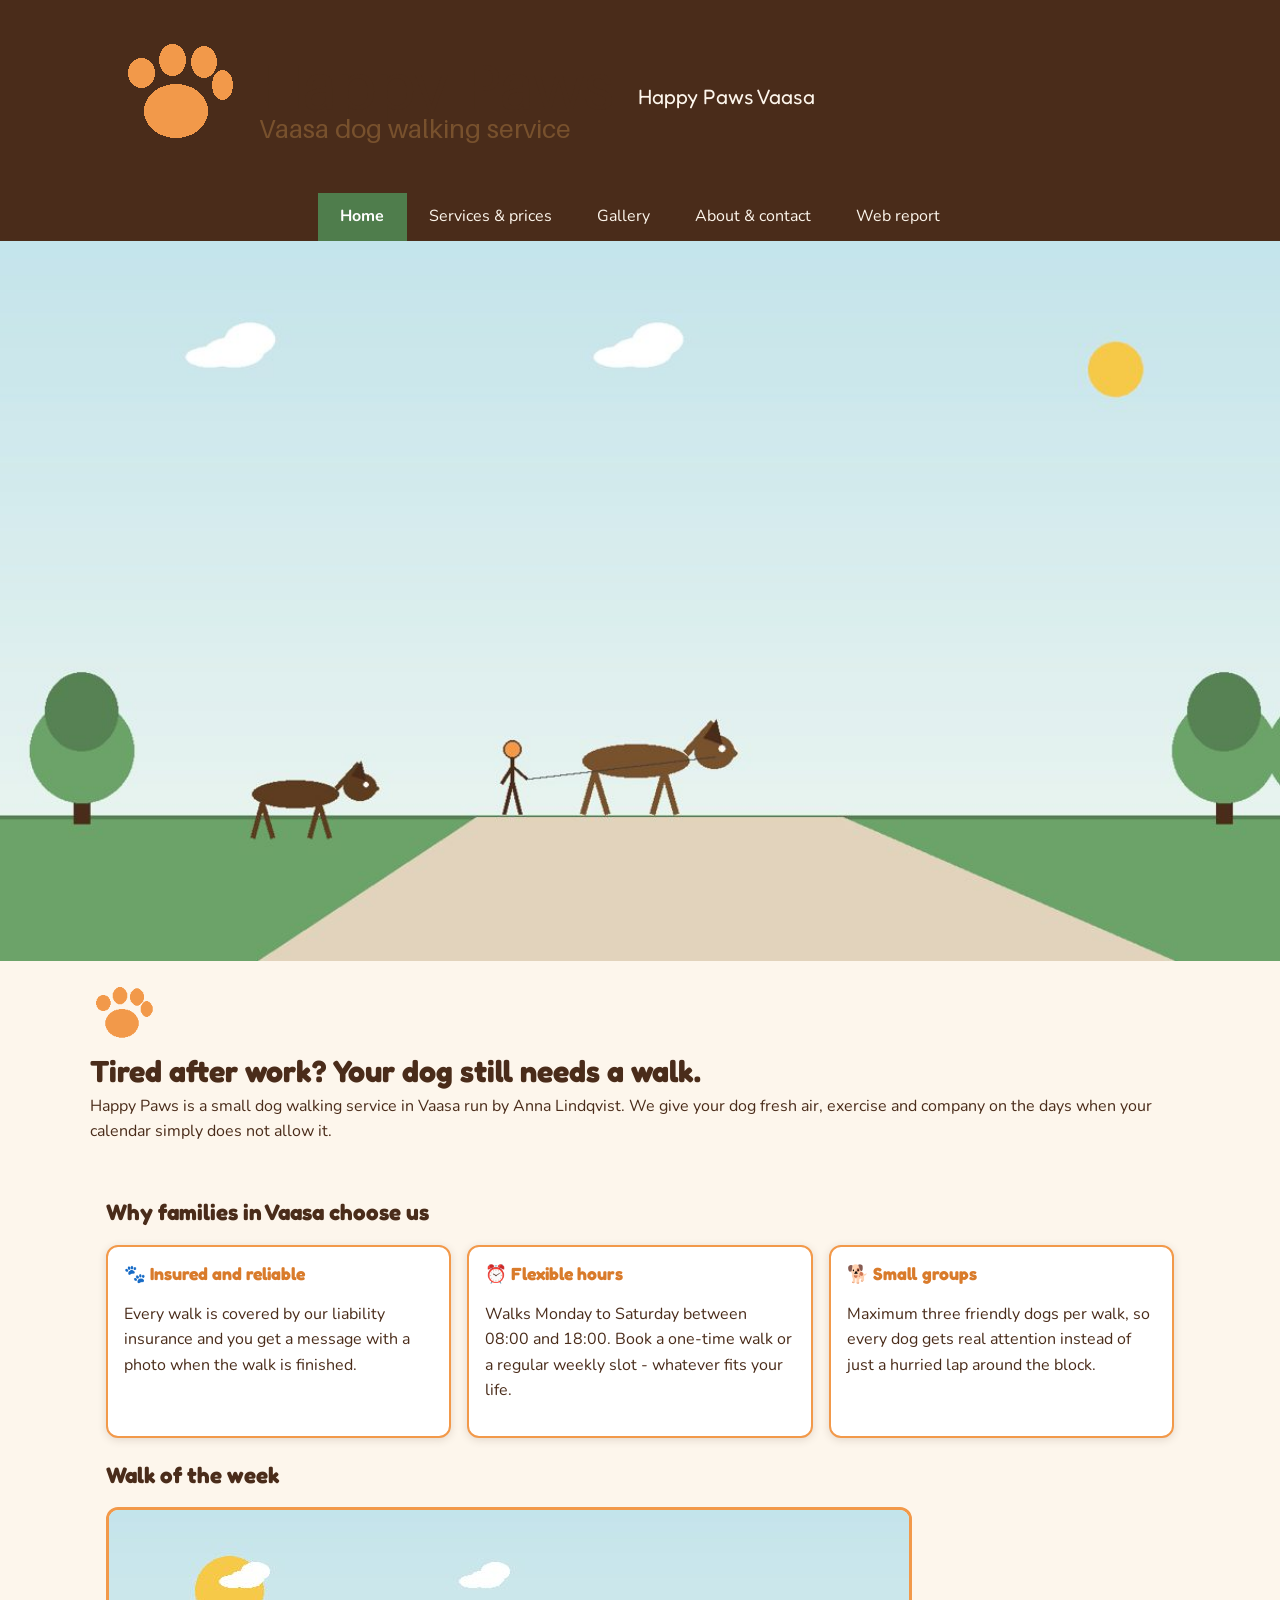
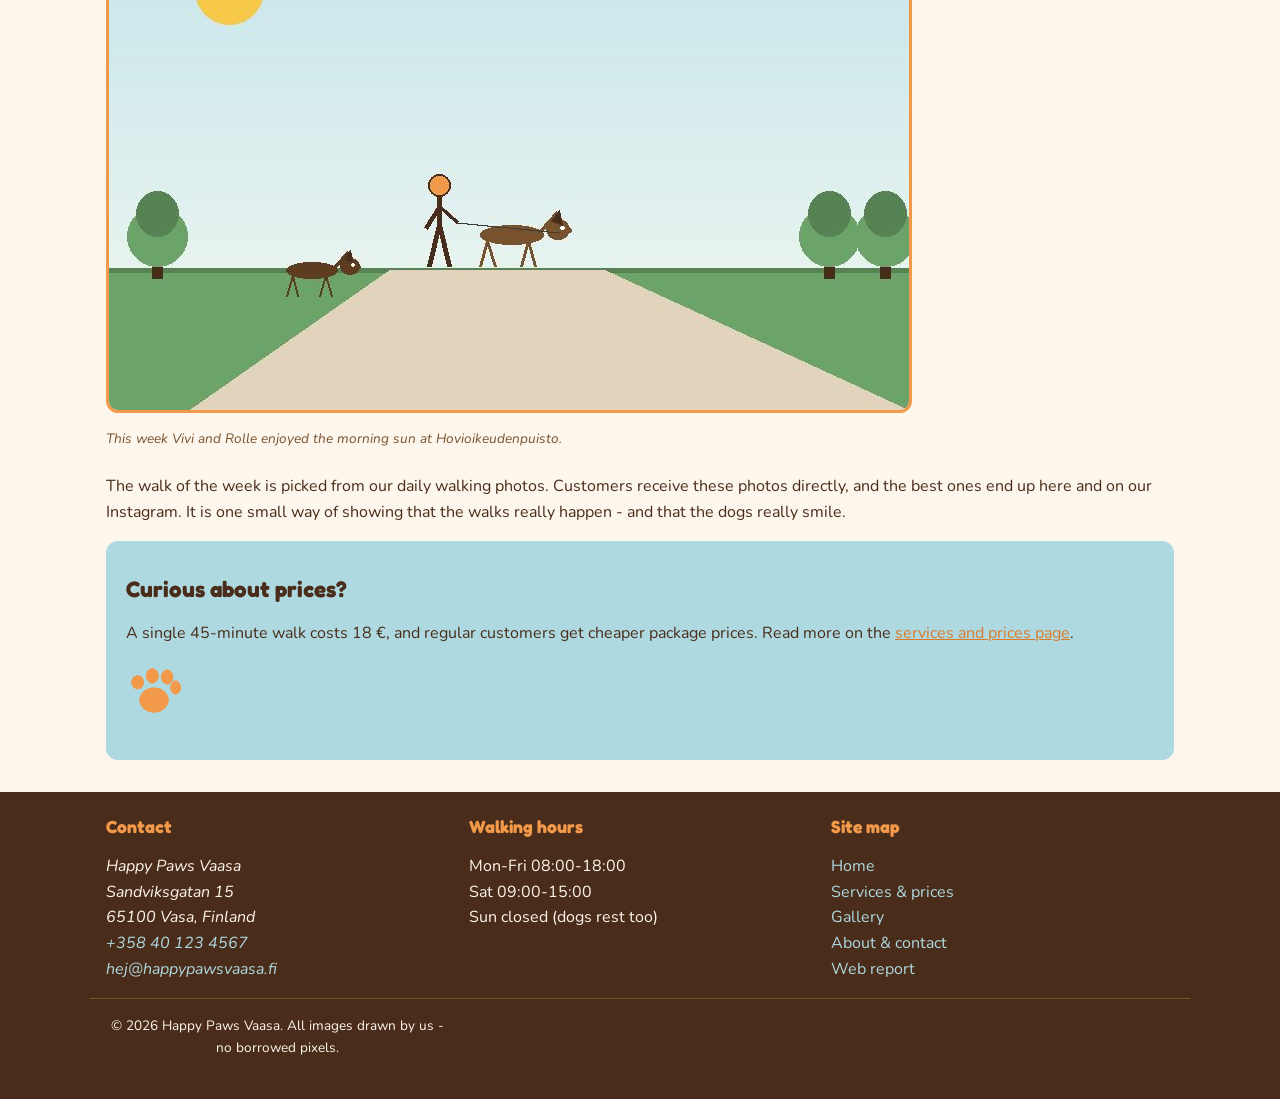
<file: index.html>
<!DOCTYPE html>
<html lang="en">
<head>
  <meta charset="utf-8">
  <meta name="viewport" content="width=device-width, initial-scale=1">
  <title>Happy Paws Vaasa - Dog walking service</title>
  <meta name="description" content="Happy Paws Vaasa walks your dog when you cannot. Reliable, insured dog walking and pet care in Vaasa, Finland.">
  <link rel="icon" href="img/favicon.png" type="image/png">
  <link rel="preconnect" href="https://fonts.googleapis.com">
  <link rel="preconnect" href="https://fonts.gstatic.com" crossorigin>
  <link href="https://fonts.googleapis.com/css2?family=Fredoka:wght@400;600&family=Nunito:wght@400;700&display=swap" rel="stylesheet">
  <link rel="stylesheet" href="css/style.css">
</head>
<body>

  <header class="site-header">
    <div class="container">
      <a href="index.html" class="home-link">
        <img src="img/logo.png" alt="Happy Paws logo - an orange paw print" class="wag">
      </a>
      <p class="site-title"><a href="index.html">Happy Paws Vaasa</a></p>
    </div>
  </header>

  <nav class="main-nav" aria-label="Main menu">
    <label class="menu-button" for="menu-toggle">☰ Menu</label>
    <input type="checkbox" id="menu-toggle">
    <ul>
      <li><a href="index.html" class="current">Home</a></li>
      <li><a href="services.html">Services &amp; prices</a></li>
      <li><a href="gallery.html">Gallery</a></li>
      <li><a href="about.html">About &amp; contact</a></li>
      <li><a href="report.html">Web report</a></li>
    </ul>
  </nav>

  <main>

    <section class="hero">
      <picture>
        <source media="(max-width: 639px)" srcset="img/hero-sm.jpg">
        <source media="(max-width: 1023px)" srcset="img/hero-md.jpg">
        <img src="img/hero-lg.jpg" alt="Illustration of Anna walking a happy brown dog on a leash in a green park">
      </picture>
      <div class="container hero-text">
        <img src="img/paw.png" alt="" class="paw-badge">
        <h1>Tired after work? Your dog still needs a walk.</h1>
        <p>Happy Paws is a small dog walking service in Vaasa run by Anna Lindqvist.
           We give your dog fresh air, exercise and company on the days when your
           calendar simply does not allow it.</p>
      </div>
    </section>

    <div class="container">

      <section>
        <h2>Why families in Vaasa choose us</h2>
        <div class="cards">
          <article class="card">
            <h3>🐾 Insured and reliable</h3>
            <p>Every walk is covered by our liability insurance and you get a
               message with a photo when the walk is finished.</p>
          </article>
          <article class="card">
            <h3>⏰ Flexible hours</h3>
            <p>Walks Monday to Saturday between 08:00 and 18:00. Book a one-time
               walk or a regular weekly slot - whatever fits your life.</p>
          </article>
          <article class="card">
            <h3>🐕 Small groups</h3>
            <p>Maximum three friendly dogs per walk, so every dog gets real
               attention instead of just a hurried lap around the block.</p>
          </article>
        </div>
      </section>

      <section>
        <article>
          <h2>Walk of the week</h2>
          <figure>
            <img src="img/week.jpg" alt="Morning walk in the park with two dogs on a sunny day" class="about-photo">
            <figcaption>This week Vivi and Rolle enjoyed the morning sun at Hovioikeudenpuisto.</figcaption>
          </figure>
          <p>The walk of the week is picked from our daily walking photos. Customers
             receive these photos directly, and the best ones end up here and on our
             Instagram. It is one small way of showing that the walks really happen -
             and that the dogs really smile.</p>
        </article>
      </section>

      <section class="callout">
        <h2>Curious about prices?</h2>
        <p>A single 45-minute walk costs 18 &euro;, and regular customers get cheaper
           package prices. Read more on the <a href="services.html">services and prices page</a>.</p>
        <p class="paw-button">
          <a href="https://www.instagram.com/" target="_blank" rel="noopener">
            <img src="img/paw.png" alt="Happy Paws on Instagram (opens in a new tab)">
          </a>
        </p>
      </section>

    </div>
  </main>

  <footer class="site-footer">
    <div class="container">
      <div>
        <h3>Contact</h3>
        <address>
          Happy Paws Vaasa<br>
          Sandviksgatan 15<br>
          65100 Vasa, Finland<br>
          <a href="tel:+358401234567">+358 40 123 4567</a><br>
          <a href="mailto:hej@happypawsvaasa.fi">hej@happypawsvaasa.fi</a>
        </address>
      </div>
      <div>
        <h3>Walking hours</h3>
        <ul>
          <li>Mon-Fri 08:00-18:00</li>
          <li>Sat 09:00-15:00</li>
          <li>Sun closed (dogs rest too)</li>
        </ul>
      </div>
      <div>
        <h3>Site map</h3>
        <ul>
          <li><a href="index.html">Home</a></li>
          <li><a href="services.html">Services &amp; prices</a></li>
          <li><a href="gallery.html">Gallery</a></li>
          <li><a href="about.html">About &amp; contact</a></li>
          <li><a href="report.html">Web report</a></li>
        </ul>
      </div>
    </div>
    <div class="container footer-note">
      <p>&copy; 2026 Happy Paws Vaasa. All images drawn by us - no borrowed pixels.</p>
    </div>
  </footer>

</body>
</html>
</file>
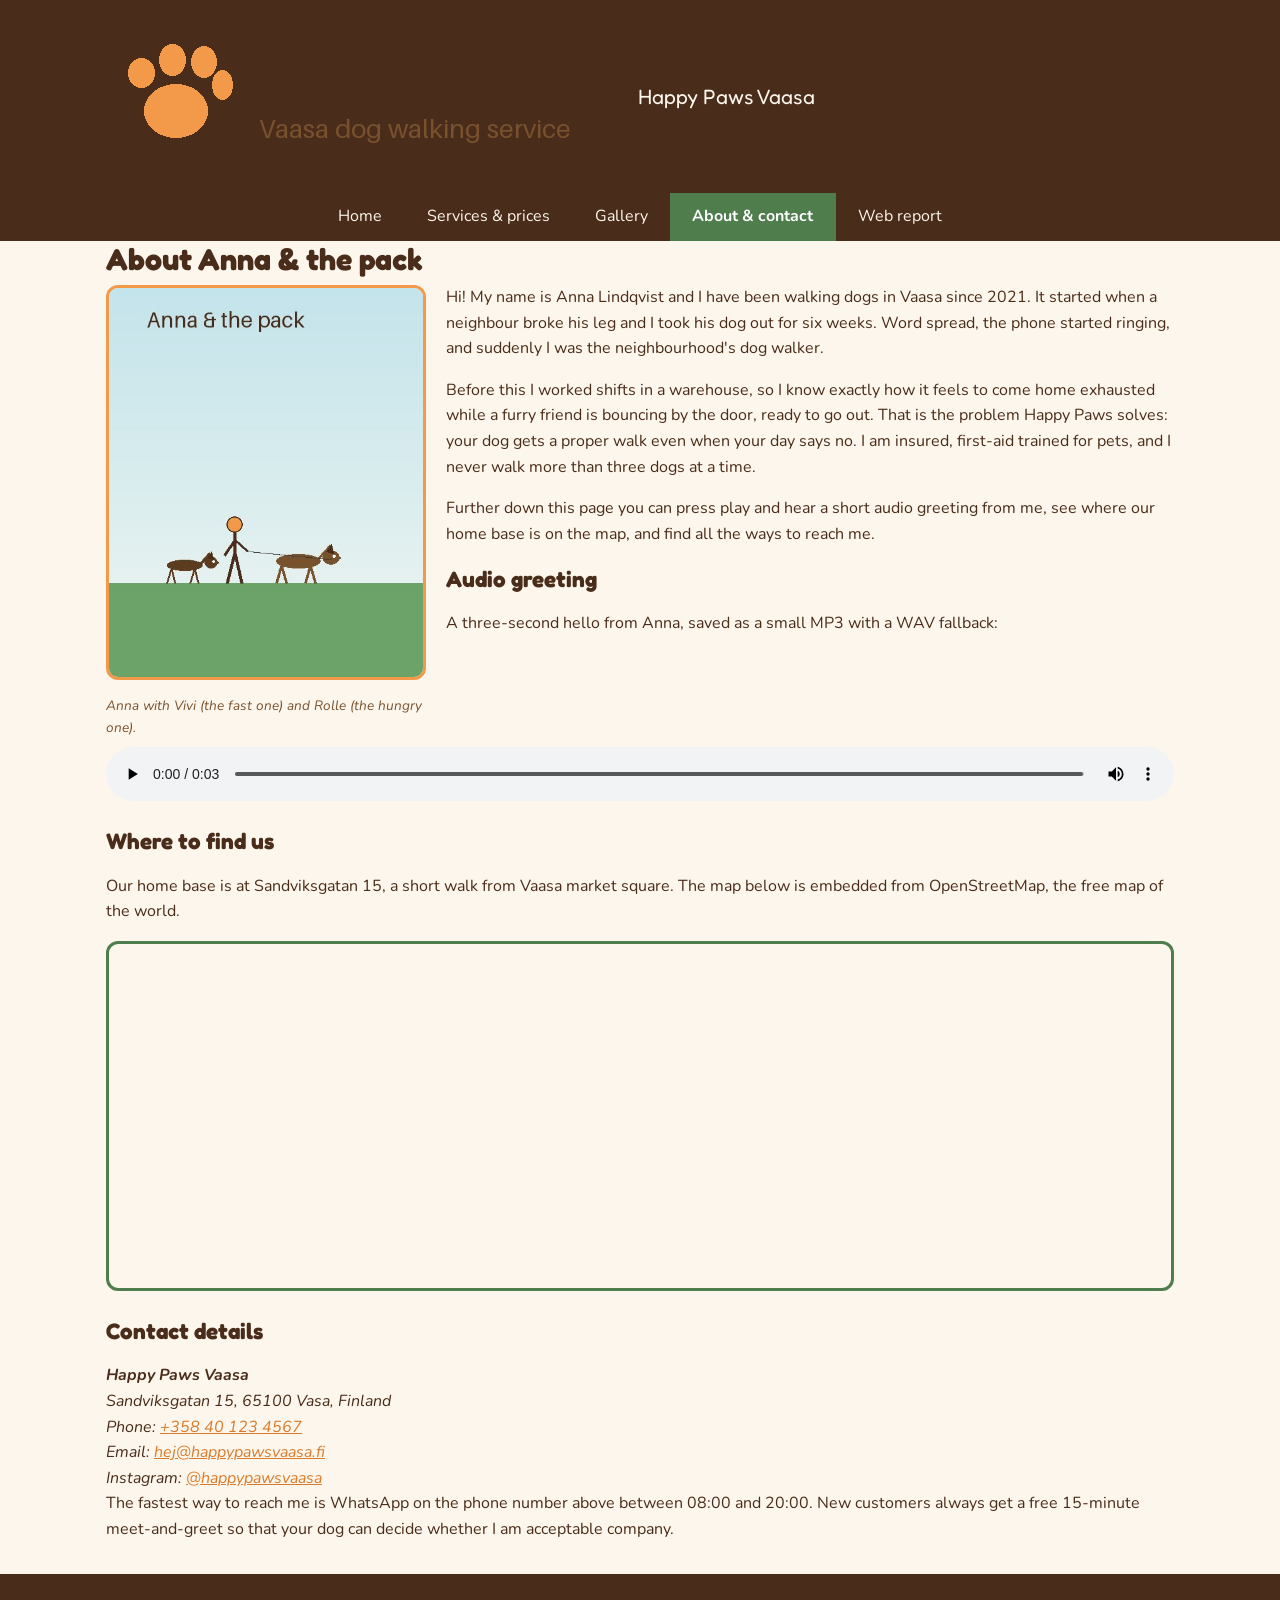
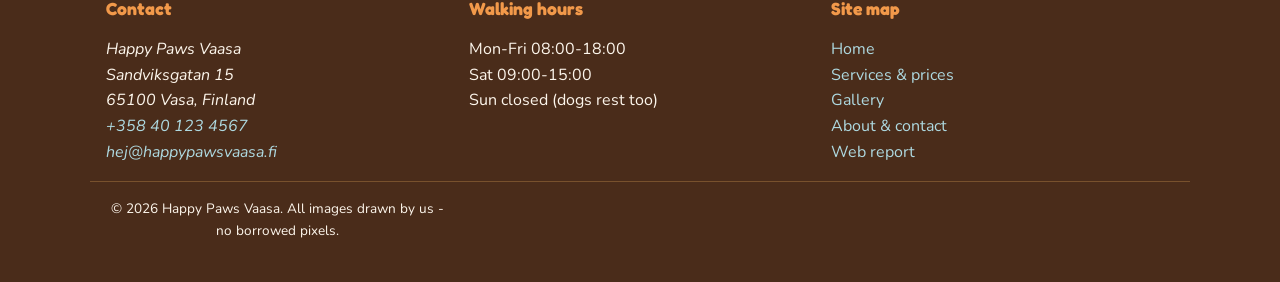
<file: about.html>
<!DOCTYPE html>
<html lang="en">
<head>
  <meta charset="utf-8">
  <meta name="viewport" content="width=device-width, initial-scale=1">
  <title>About and contact - Happy Paws Vaasa</title>
  <meta name="description" content="Meet Anna, the walker behind Happy Paws Vaasa. Contact details, location map and an audio greeting.">
  <link rel="icon" href="img/favicon.png" type="image/png">
  <link rel="preconnect" href="https://fonts.googleapis.com">
  <link rel="preconnect" href="https://fonts.gstatic.com" crossorigin>
  <link href="https://fonts.googleapis.com/css2?family=Fredoka:wght@400;600&family=Nunito:wght@400;700&display=swap" rel="stylesheet">
  <link rel="stylesheet" href="css/style.css">
</head>
<body>

  <header class="site-header">
    <div class="container">
      <a href="index.html" class="home-link">
        <img src="img/logo.png" alt="Happy Paws logo - an orange paw print" class="wag">
      </a>
      <p class="site-title"><a href="index.html">Happy Paws Vaasa</a></p>
    </div>
  </header>

  <nav class="main-nav" aria-label="Main menu">
    <label class="menu-button" for="menu-toggle">☰ Menu</label>
    <input type="checkbox" id="menu-toggle">
    <ul>
      <li><a href="index.html">Home</a></li>
      <li><a href="services.html">Services &amp; prices</a></li>
      <li><a href="gallery.html">Gallery</a></li>
      <li><a href="about.html" class="current">About &amp; contact</a></li>
      <li><a href="report.html">Web report</a></li>
    </ul>
  </nav>

  <main>
    <div class="container">

      <h1>About Anna &amp; the pack</h1>

      <figure class="float-img">
        <img src="img/about.jpg" alt="Illustration of Anna walking her two dogs, Vivi and Rolle" class="about-photo">
        <figcaption>Anna with Vivi (the fast one) and Rolle (the hungry one).</figcaption>
      </figure>

      <p>Hi! My name is Anna Lindqvist and I have been walking dogs in Vaasa since 2021.
         It started when a neighbour broke his leg and I took his dog out for six weeks.
         Word spread, the phone started ringing, and suddenly I was the neighbourhood's
         dog walker.</p>

      <p>Before this I worked shifts in a warehouse, so I know exactly how it feels to
         come home exhausted while a furry friend is bouncing by the door, ready to go out.
         That is the problem Happy Paws solves: your dog gets a proper walk even when your
         day says no. I am insured, first-aid trained for pets, and I never walk more than
         three dogs at a time.</p>

      <p>Further down this page you can press play and hear a short audio
         greeting from me, see where our home base is on the map, and find all the ways
         to reach me.</p>

      <section>
        <h2>Audio greeting</h2>
        <p>A three-second hello from Anna, saved as a small MP3 with a WAV fallback:</p>
        <audio controls>
          <source src="media/jingle.mp3" type="audio/mpeg">
          <source src="media/jingle.wav" type="audio/wav">
          <p>Your browser cannot play audio. <a href="media/jingle.mp3">Download the greeting</a> instead.</p>
        </audio>
      </section>

      <section>
        <h2>Where to find us</h2>
        <p>Our home base is at Sandviksgatan 15, a short walk from Vaasa market square.
               The map below is embedded from OpenStreetMap, the free map of the world.</p>
        <iframe class="map-frame"
                title="Map showing the Happy Paws home base in central Vaasa"
                src="https://www.openstreetmap.org/export/embed.html?bbox=21.5800%2C63.0800%2C21.6600%2C63.1100&amp;layer=mapnik&amp;marker=63.0951%2C21.6161"></iframe>
      </section>

      <section>
        <h2>Contact details</h2>
        <address>
          <strong>Happy Paws Vaasa</strong><br>
          Sandviksgatan 15, 65100 Vasa, Finland<br>
          Phone: <a href="tel:+358401234567">+358 40 123 4567</a><br>
          Email: <a href="mailto:hej@happypawsvaasa.fi">hej@happypawsvaasa.fi</a><br>
          Instagram: <a href="https://www.instagram.com/" target="_blank" rel="noopener">@happypawsvaasa</a>
        </address>
        <p>The fastest way to reach me is WhatsApp on the phone number above between
           08:00 and 20:00. New customers always get a free 15-minute meet-and-greet
           so that your dog can decide whether I am acceptable company.</p>
      </section>

    </div>
  </main>

  <footer class="site-footer">
    <div class="container">
      <div>
        <h3>Contact</h3>
        <address>
          Happy Paws Vaasa<br>
          Sandviksgatan 15<br>
          65100 Vasa, Finland<br>
          <a href="tel:+358401234567">+358 40 123 4567</a><br>
          <a href="mailto:hej@happypawsvaasa.fi">hej@happypawsvaasa.fi</a>
        </address>
      </div>
      <div>
        <h3>Walking hours</h3>
        <ul>
          <li>Mon-Fri 08:00-18:00</li>
          <li>Sat 09:00-15:00</li>
          <li>Sun closed (dogs rest too)</li>
        </ul>
      </div>
      <div>
        <h3>Site map</h3>
        <ul>
          <li><a href="index.html">Home</a></li>
          <li><a href="services.html">Services &amp; prices</a></li>
          <li><a href="gallery.html">Gallery</a></li>
          <li><a href="about.html">About &amp; contact</a></li>
          <li><a href="report.html">Web report</a></li>
        </ul>
      </div>
    </div>
    <div class="container footer-note">
      <p>&copy; 2026 Happy Paws Vaasa. All images drawn by us - no borrowed pixels.</p>
    </div>
  </footer>

</body>
</html>
</file>
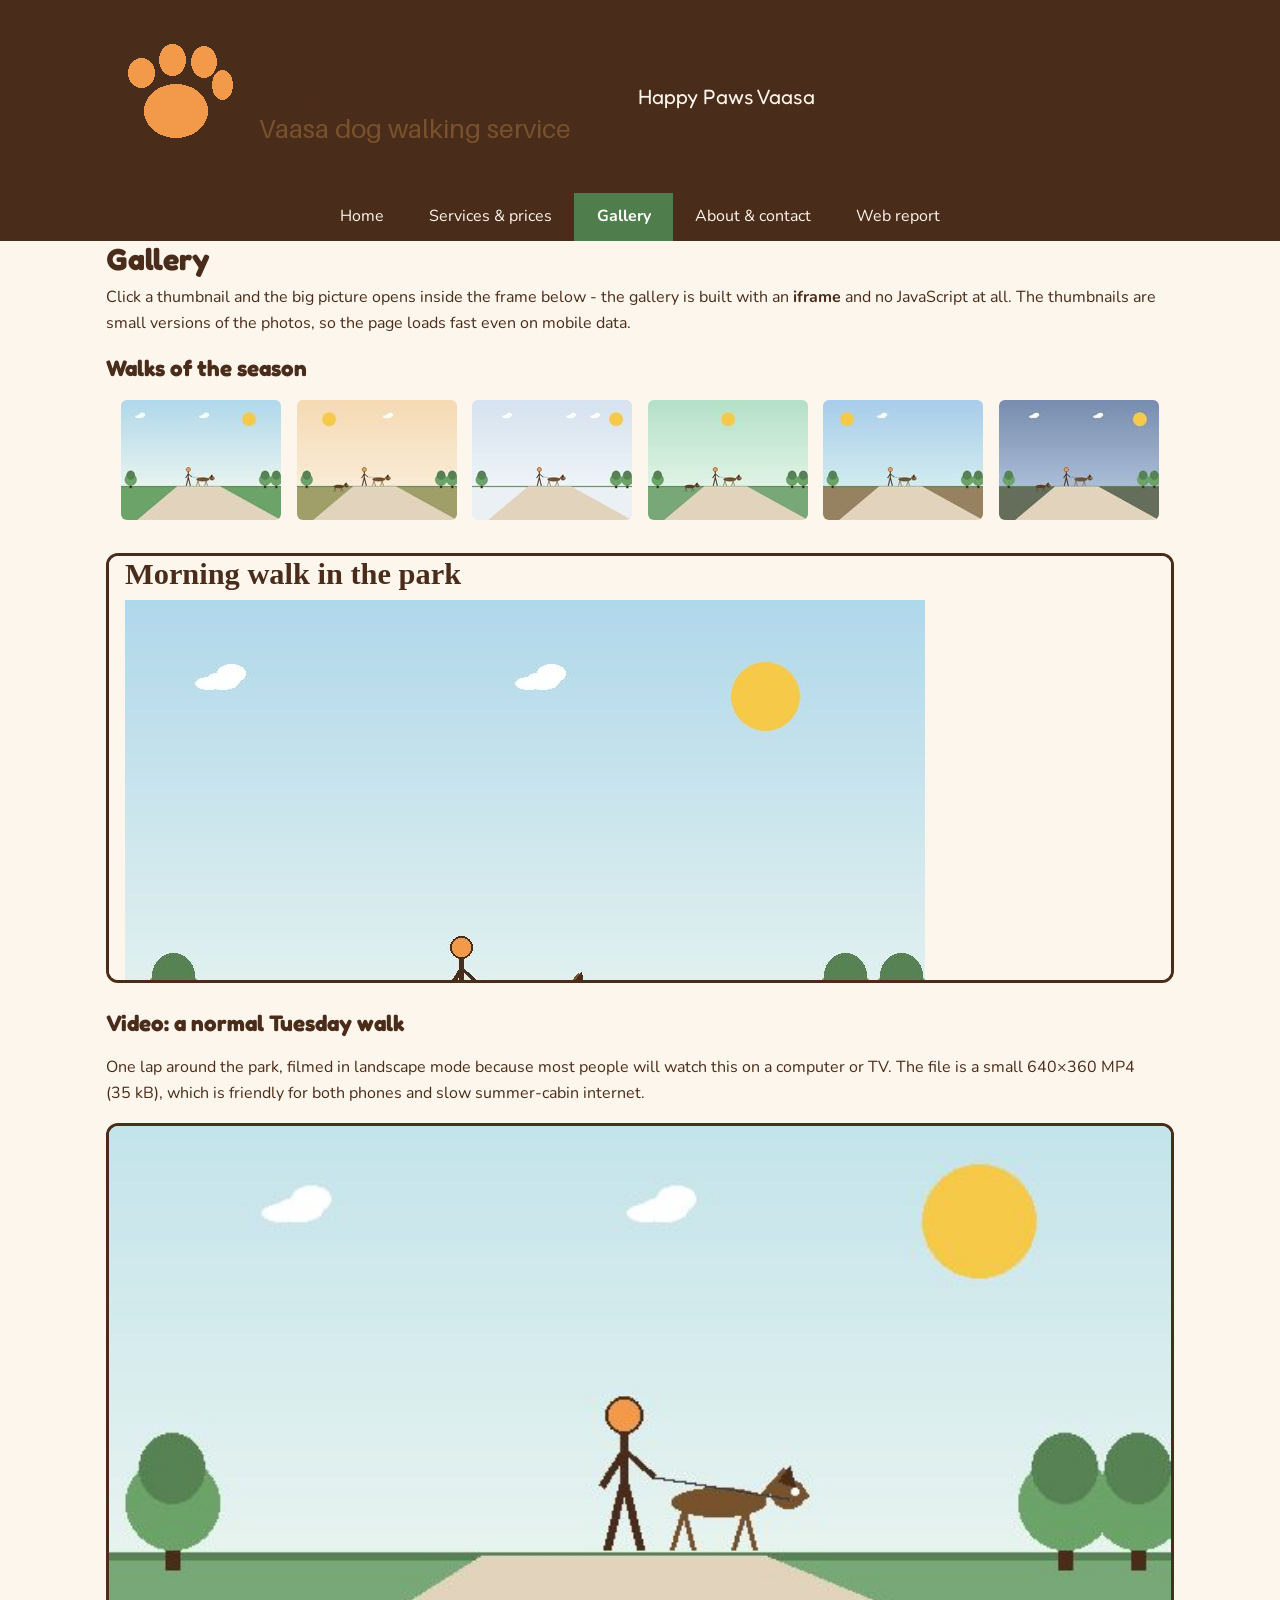
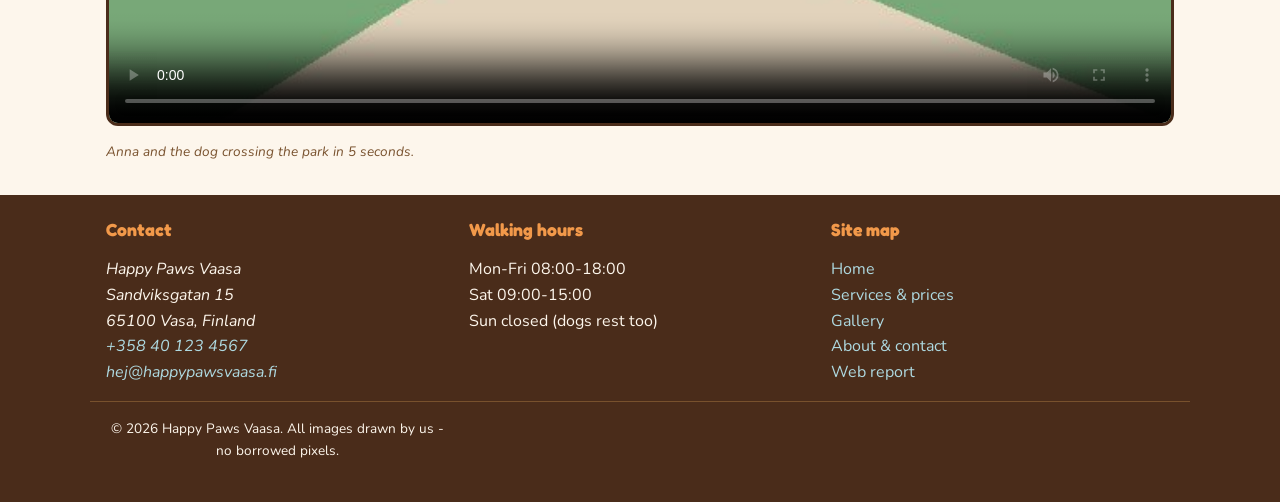
<file: gallery.html>
<!DOCTYPE html>
<html lang="en">
<head>
  <meta charset="utf-8">
  <meta name="viewport" content="width=device-width, initial-scale=1">
  <title>Gallery - Happy Paws Vaasa</title>
  <meta name="description" content="Photos and a video from Happy Paws dog walks in Vaasa.">
  <link rel="icon" href="img/favicon.png" type="image/png">
  <link rel="preconnect" href="https://fonts.googleapis.com">
  <link rel="preconnect" href="https://fonts.gstatic.com" crossorigin>
  <link href="https://fonts.googleapis.com/css2?family=Fredoka:wght@400;600&family=Nunito:wght@400;700&display=swap" rel="stylesheet">
  <link rel="stylesheet" href="css/style.css">
</head>
<body>

  <header class="site-header">
    <div class="container">
      <a href="index.html" class="home-link">
        <img src="img/logo.png" alt="Happy Paws logo - an orange paw print" class="wag">
      </a>
      <p class="site-title"><a href="index.html">Happy Paws Vaasa</a></p>
    </div>
  </header>

  <nav class="main-nav" aria-label="Main menu">
    <label class="menu-button" for="menu-toggle">☰ Menu</label>
    <input type="checkbox" id="menu-toggle">
    <ul>
      <li><a href="index.html">Home</a></li>
      <li><a href="services.html">Services &amp; prices</a></li>
      <li><a href="gallery.html" class="current">Gallery</a></li>
      <li><a href="about.html">About &amp; contact</a></li>
      <li><a href="report.html">Web report</a></li>
    </ul>
  </nav>

  <main>
    <div class="container">

      <h1>Gallery</h1>
      <p>Click a thumbnail and the big picture opens inside the frame below - the gallery
         is built with an <strong>iframe</strong> and no JavaScript at all. The thumbnails are
         small versions of the photos, so the page loads fast even on mobile data.</p>

      <section>
        <h2>Walks of the season</h2>
        <ul class="thumbs">
          <li><a href="big/g1.html" target="viewer"><img src="img/t1.jpg" alt="Thumbnail: morning walk in a green park"></a></li>
          <li><a href="big/g2.html" target="viewer"><img src="img/t2.jpg" alt="Thumbnail: sunset walk with two dogs"></a></li>
          <li><a href="big/g3.html" target="viewer"><img src="img/t3.jpg" alt="Thumbnail: first snow of the winter"></a></li>
          <li><a href="big/g4.html" target="viewer"><img src="img/t4.jpg" alt="Thumbnail: forest trail on a lush summer day"></a></li>
          <li><a href="big/g5.html" target="viewer"><img src="img/t5.jpg" alt="Thumbnail: dog running on the beach sand"></a></li>
          <li><a href="big/g6.html" target="viewer"><img src="img/t6.jpg" alt="Thumbnail: walk under a cloudy grey sky"></a></li>
        </ul>

        <iframe src="big/g1.html" name="viewer" class="gallery-frame"
                title="Big gallery picture - changes when you click a thumbnail"></iframe>
      </section>

      <section>
        <h2>Video: a normal Tuesday walk</h2>
        <p>One lap around the park, filmed in landscape mode because most people will
           watch this on a computer or TV. The file is a small 640&times;360 MP4
           (35&nbsp;kB), which is friendly for both phones and slow summer-cabin internet.</p>
        <figure>
          <video controls poster="img/videoposter.jpg">
            <source src="media/walk.mp4" type="video/mp4">
            <p>Sorry, your browser cannot play this video.
               <a href="media/walk.mp4">Download it instead</a>.</p>
          </video>
          <figcaption>Anna and the dog crossing the park in 5 seconds.</figcaption>
        </figure>
      </section>

    </div>
  </main>

  <footer class="site-footer">
    <div class="container">
      <div>
        <h3>Contact</h3>
        <address>
          Happy Paws Vaasa<br>
          Sandviksgatan 15<br>
          65100 Vasa, Finland<br>
          <a href="tel:+358401234567">+358 40 123 4567</a><br>
          <a href="mailto:hej@happypawsvaasa.fi">hej@happypawsvaasa.fi</a>
        </address>
      </div>
      <div>
        <h3>Walking hours</h3>
        <ul>
          <li>Mon-Fri 08:00-18:00</li>
          <li>Sat 09:00-15:00</li>
          <li>Sun closed (dogs rest too)</li>
        </ul>
      </div>
      <div>
        <h3>Site map</h3>
        <ul>
          <li><a href="index.html">Home</a></li>
          <li><a href="services.html">Services &amp; prices</a></li>
          <li><a href="gallery.html">Gallery</a></li>
          <li><a href="about.html">About &amp; contact</a></li>
          <li><a href="report.html">Web report</a></li>
        </ul>
      </div>
    </div>
    <div class="container footer-note">
      <p>&copy; 2026 Happy Paws Vaasa. All images drawn by us - no borrowed pixels.</p>
    </div>
  </footer>

</body>
</html>
</file>
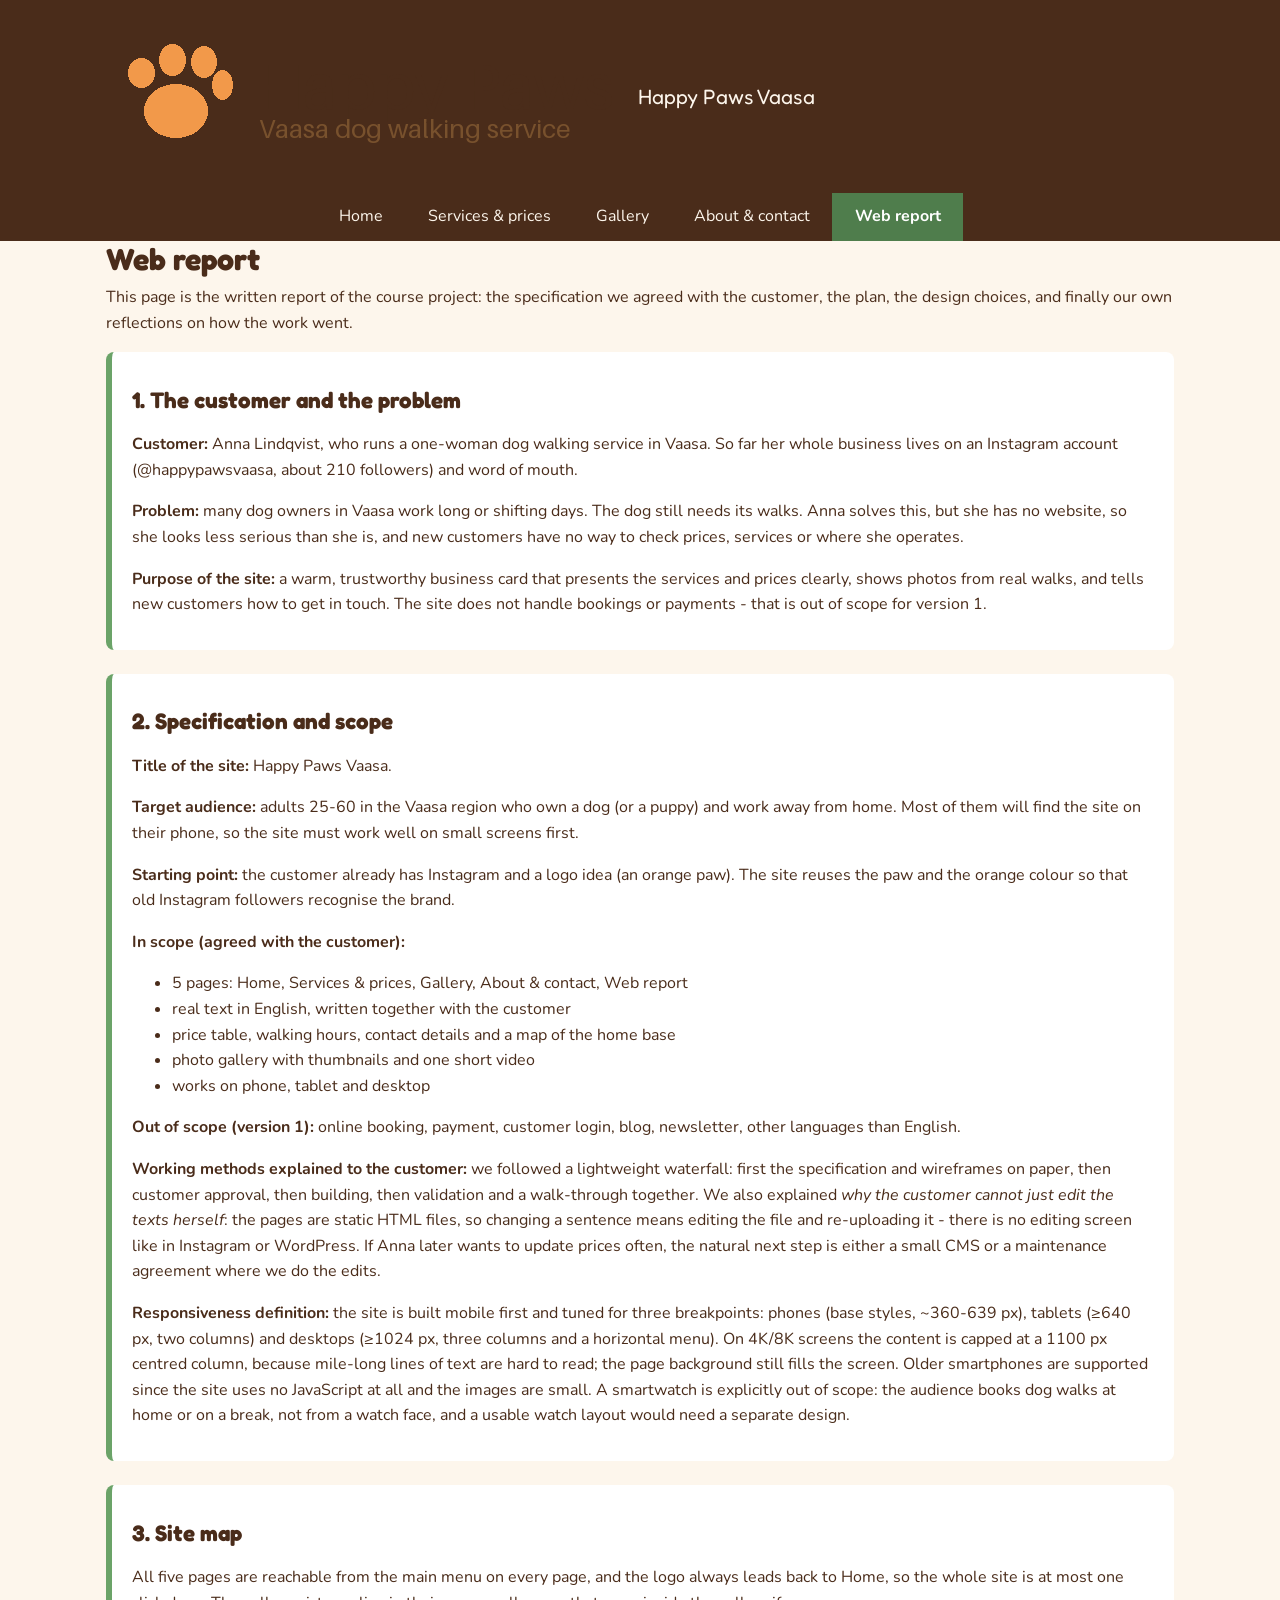
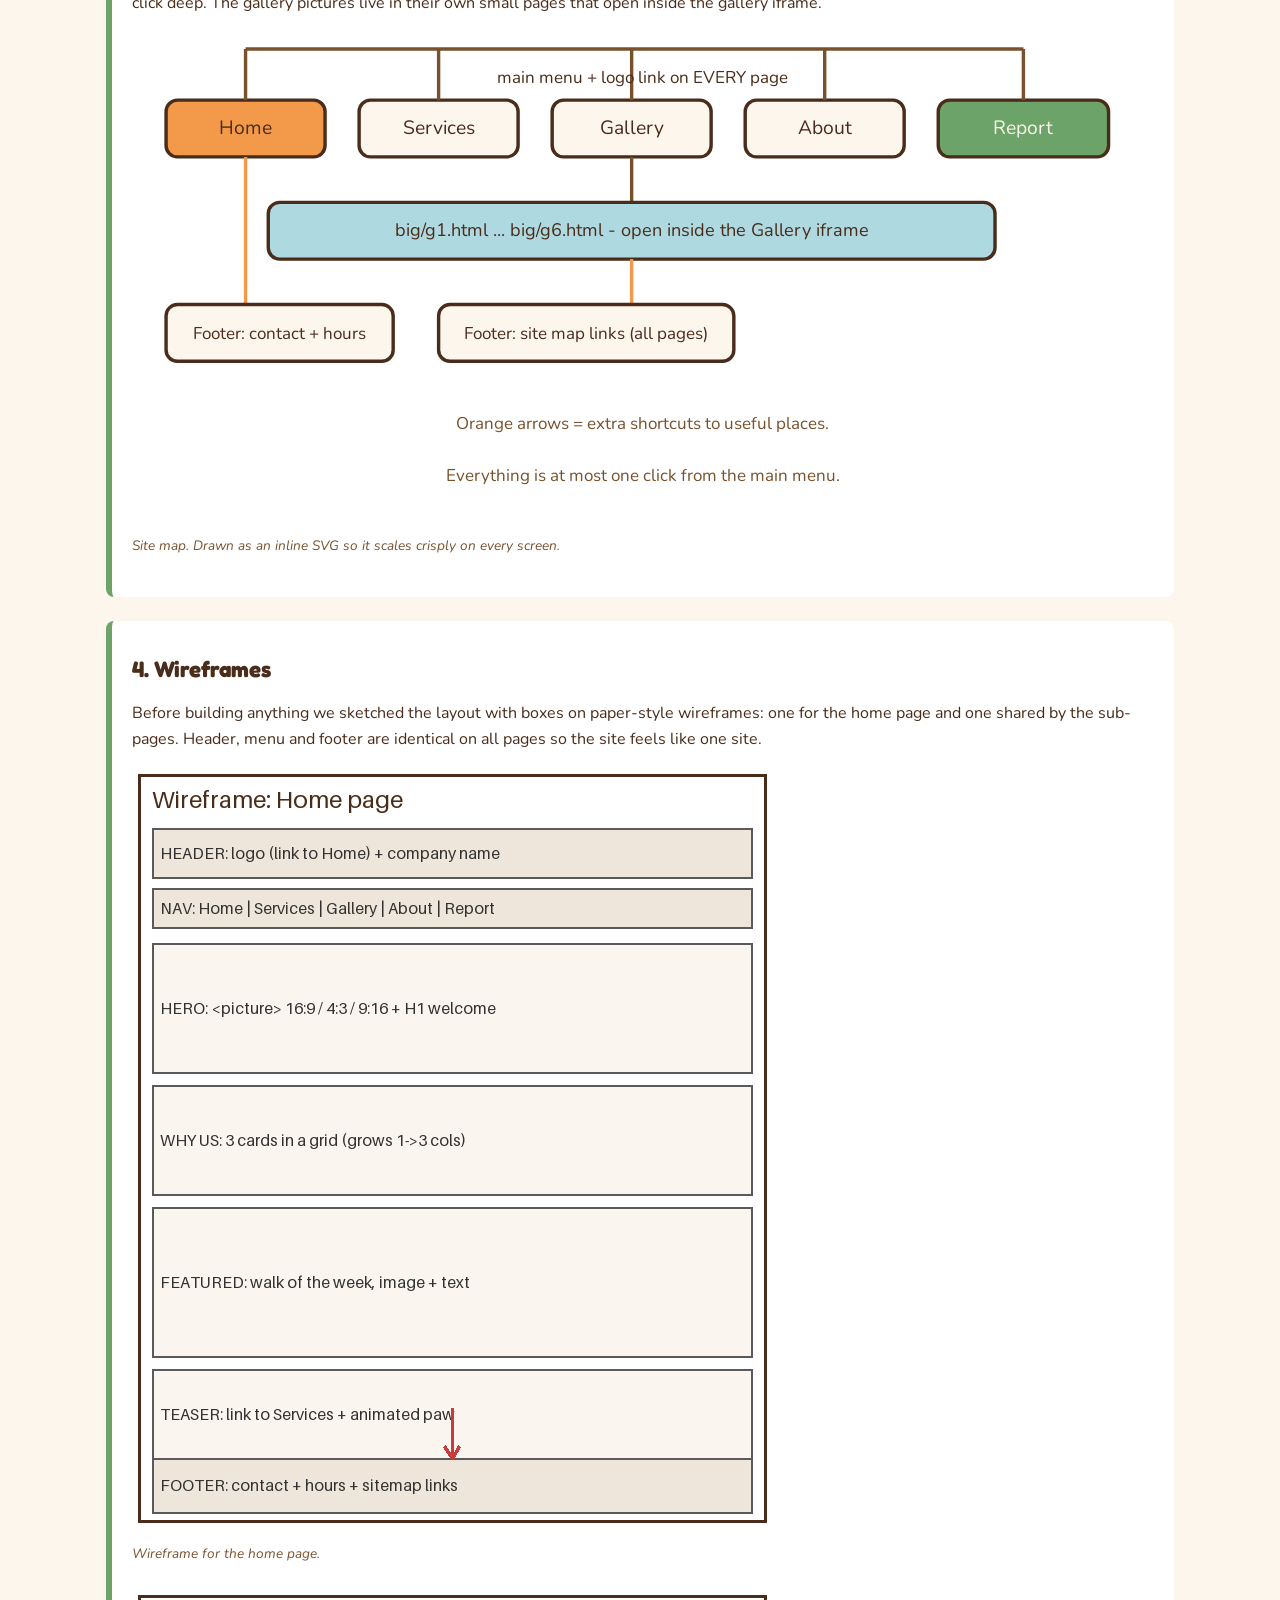
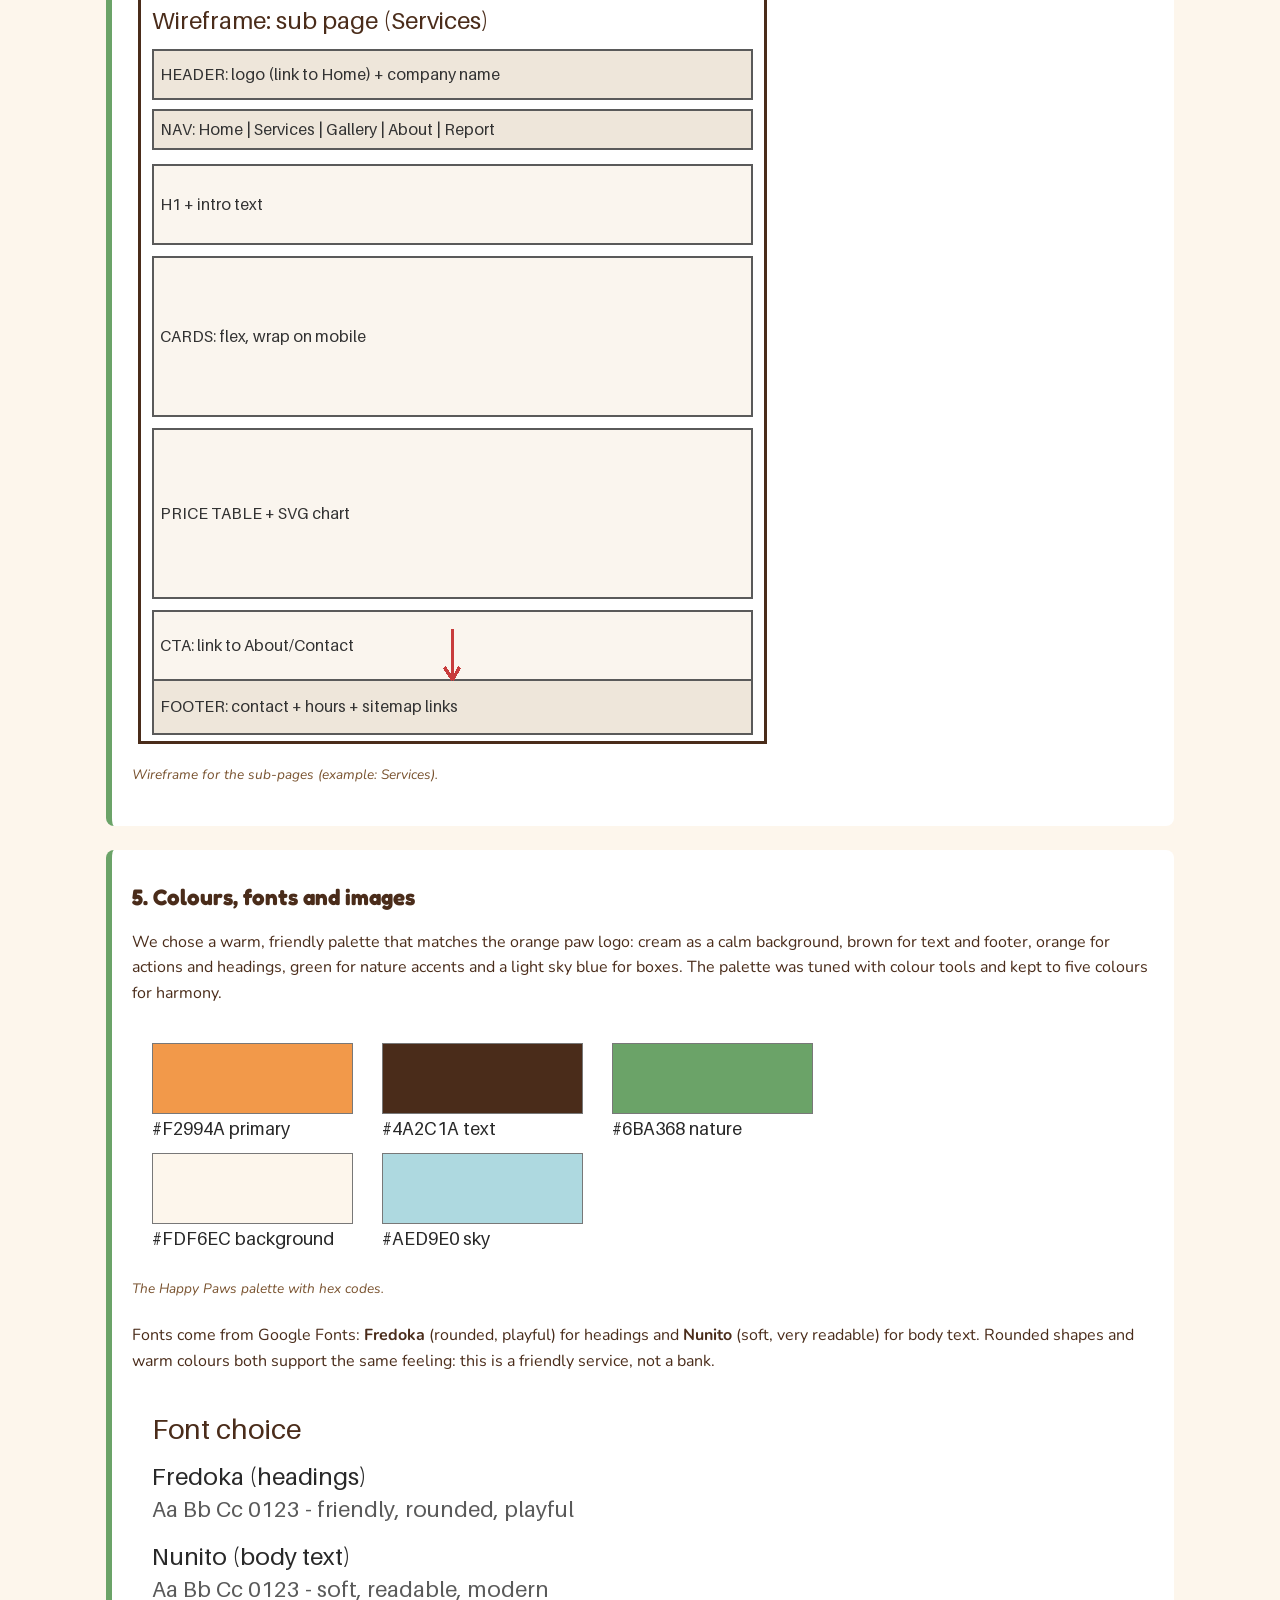
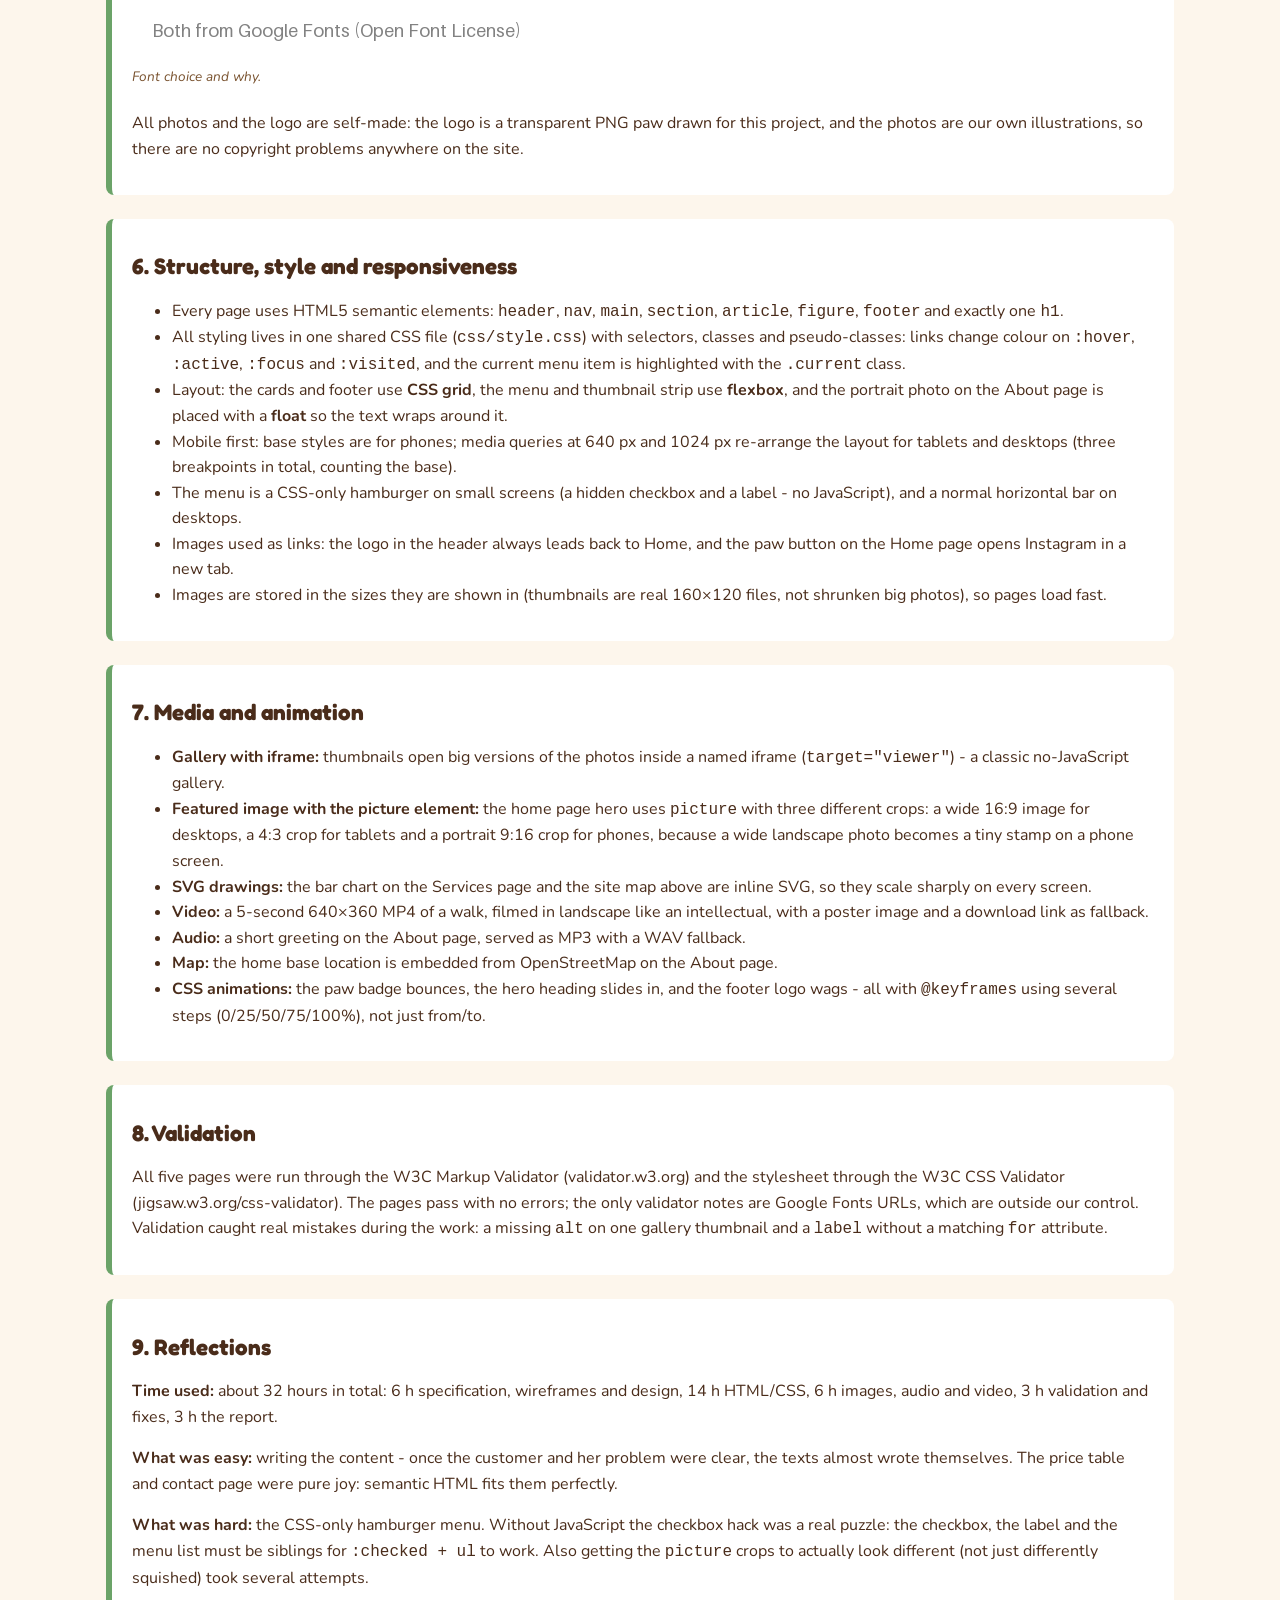
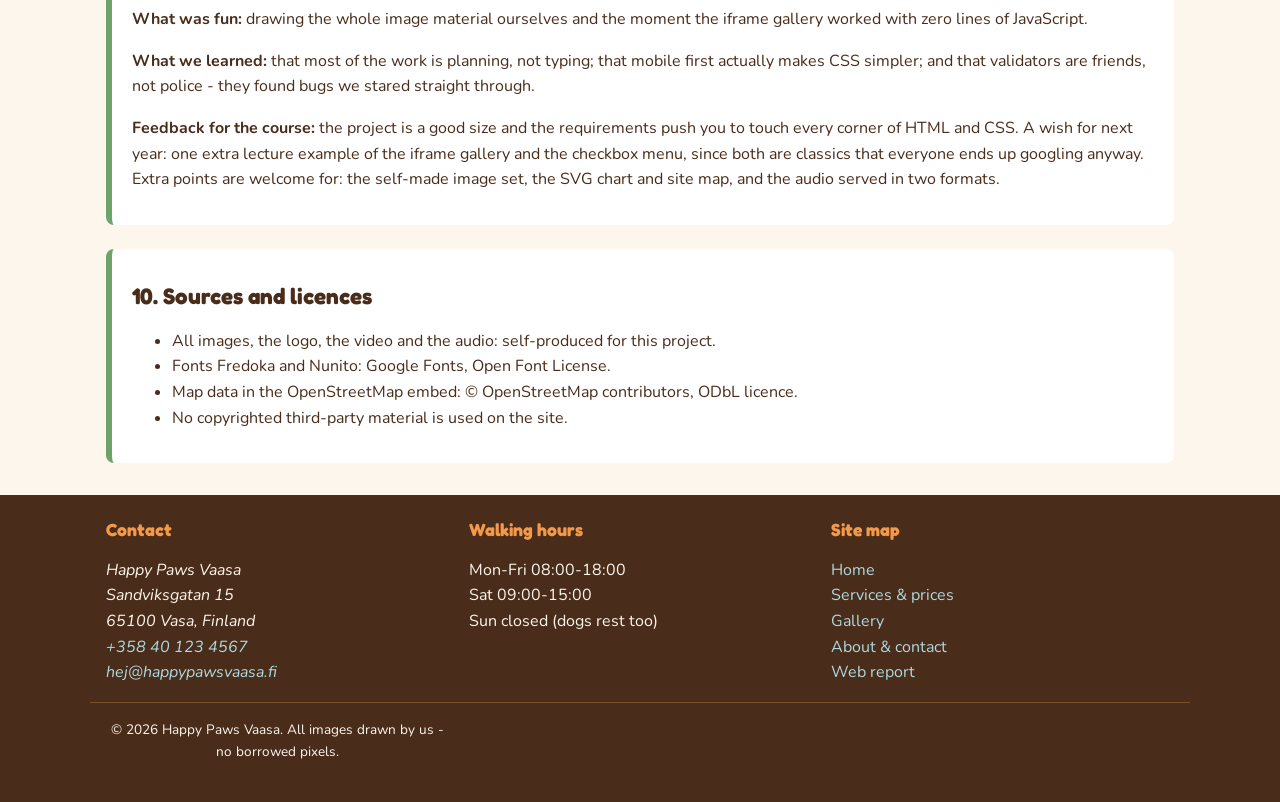
<file: report.html>
<!DOCTYPE html>
<html lang="en">
<head>
  <meta charset="utf-8">
  <meta name="viewport" content="width=device-width, initial-scale=1">
  <title>Web report - Happy Paws Vaasa</title>
  <meta name="description" content="Project specification, site map, design choices and reflections for the Happy Paws course project.">
  <link rel="icon" href="img/favicon.png" type="image/png">
  <link rel="preconnect" href="https://fonts.googleapis.com">
  <link rel="preconnect" href="https://fonts.gstatic.com" crossorigin>
  <link href="https://fonts.googleapis.com/css2?family=Fredoka:wght@400;600&family=Nunito:wght@400;700&display=swap" rel="stylesheet">
  <link rel="stylesheet" href="css/style.css">
</head>
<body>

  <header class="site-header">
    <div class="container">
      <a href="index.html" class="home-link">
        <img src="img/logo.png" alt="Happy Paws logo - an orange paw print" class="wag">
      </a>
      <p class="site-title"><a href="index.html">Happy Paws Vaasa</a></p>
    </div>
  </header>

  <nav class="main-nav" aria-label="Main menu">
    <label class="menu-button" for="menu-toggle">☰ Menu</label>
    <input type="checkbox" id="menu-toggle">
    <ul>
      <li><a href="index.html">Home</a></li>
      <li><a href="services.html">Services &amp; prices</a></li>
      <li><a href="gallery.html">Gallery</a></li>
      <li><a href="about.html">About &amp; contact</a></li>
      <li><a href="report.html" class="current">Web report</a></li>
    </ul>
  </nav>

  <main>
    <div class="container">

      <h1>Web report</h1>
      <p>This page is the written report of the course project: the specification we agreed
         with the customer, the plan, the design choices, and finally our own reflections
         on how the work went.</p>

      <section class="report-section">
        <h2>1. The customer and the problem</h2>
        <p><strong>Customer:</strong> Anna Lindqvist, who runs a one-woman dog walking
           service in Vaasa. So far her whole business lives on an Instagram account
           (@happypawsvaasa, about 210 followers) and word of mouth.</p>
        <p><strong>Problem:</strong> many dog owners in Vaasa work long or shifting days.
           The dog still needs its walks. Anna solves this, but she has no website, so
           she looks less serious than she is, and new customers have no way to check
           prices, services or where she operates.</p>
        <p><strong>Purpose of the site:</strong> a warm, trustworthy business card that
           presents the services and prices clearly, shows photos from real walks, and
           tells new customers how to get in touch. The site does not handle bookings or
           payments - that is out of scope for version 1.</p>
      </section>

      <section class="report-section">
        <h2>2. Specification and scope</h2>
        <p><strong>Title of the site:</strong> Happy Paws Vaasa.</p>
        <p><strong>Target audience:</strong> adults 25-60 in the Vaasa region who own a
           dog (or a puppy) and work away from home. Most of them will find the site on
           their phone, so the site must work well on small screens first.</p>
        <p><strong>Starting point:</strong> the customer already has Instagram and a logo
           idea (an orange paw). The site reuses the paw and the orange colour so that
           old Instagram followers recognise the brand.</p>
        <p><strong>In scope (agreed with the customer):</strong></p>
        <ul>
          <li>5 pages: Home, Services &amp; prices, Gallery, About &amp; contact, Web report</li>
          <li>real text in English, written together with the customer</li>
          <li>price table, walking hours, contact details and a map of the home base</li>
          <li>photo gallery with thumbnails and one short video</li>
          <li>works on phone, tablet and desktop</li>
        </ul>
        <p><strong>Out of scope (version 1):</strong> online booking, payment, customer
           login, blog, newsletter, other languages than English.</p>
        <p><strong>Working methods explained to the customer:</strong> we followed a
           lightweight waterfall: first the specification and wireframes on paper, then
           customer approval, then building, then validation and a walk-through together.
           We also explained <em>why the customer cannot just edit the texts herself</em>:
           the pages are static HTML files, so changing a sentence means editing the file
           and re-uploading it - there is no editing screen like in Instagram or WordPress.
           If Anna later wants to update prices often, the natural next step is either a
           small CMS or a maintenance agreement where we do the edits.</p>
        <p><strong>Responsiveness definition:</strong> the site is built mobile first and
           tuned for three breakpoints: phones (base styles, ~360-639 px), tablets
           (&ge;640 px, two columns) and desktops (&ge;1024 px, three columns and a
           horizontal menu). On 4K/8K screens the content is capped at a 1100 px centred
           column, because mile-long lines of text are hard to read; the page background
           still fills the screen. Older smartphones are supported since the site uses no
           JavaScript at all and the images are small. A smartwatch is explicitly out of
           scope: the audience books dog walks at home or on a break, not from a watch
           face, and a usable watch layout would need a separate design.</p>
      </section>

      <section class="report-section">
        <h2>3. Site map</h2>
        <p>All five pages are reachable from the main menu on every page, and the logo
           always leads back to Home, so the whole site is at most one click deep.
           The gallery pictures live in their own small pages that open inside the
           gallery iframe.</p>
        <figure>
          <svg class="sitemap" viewBox="0 0 900 430" role="img"
               aria-label="Site map: Home, Services, Gallery, About and Report in the main menu on every page; Gallery contains six picture pages g1 to g6 shown in an iframe.">
            <title>Site map of happypaws</title>
            <!-- main menu row -->
            <rect x="30"  y="60" width="140" height="50" rx="10" fill="#f2994a" stroke="#4a2c1a" stroke-width="3"></rect>
            <text x="100" y="90" text-anchor="middle" font-size="17" fill="#4a2c1a">Home</text>
            <rect x="200" y="60" width="140" height="50" rx="10" fill="#fdf6ec" stroke="#4a2c1a" stroke-width="3"></rect>
            <text x="270" y="90" text-anchor="middle" font-size="17" fill="#4a2c1a">Services</text>
            <rect x="370" y="60" width="140" height="50" rx="10" fill="#fdf6ec" stroke="#4a2c1a" stroke-width="3"></rect>
            <text x="440" y="90" text-anchor="middle" font-size="17" fill="#4a2c1a">Gallery</text>
            <rect x="540" y="60" width="140" height="50" rx="10" fill="#fdf6ec" stroke="#4a2c1a" stroke-width="3"></rect>
            <text x="610" y="90" text-anchor="middle" font-size="17" fill="#4a2c1a">About</text>
            <rect x="710" y="60" width="150" height="50" rx="10" fill="#6ba368" stroke="#4a2c1a" stroke-width="3"></rect>
            <text x="785" y="90" text-anchor="middle" font-size="17" fill="#fdf6ec">Report</text>
            <!-- every page has the menu -->
            <line x1="100" y1="15" x2="785" y2="15" stroke="#78512d" stroke-width="3"></line>
            <line x1="100" y1="15" x2="100" y2="60" stroke="#78512d" stroke-width="3"></line>
            <line x1="270" y1="15" x2="270" y2="60" stroke="#78512d" stroke-width="3"></line>
            <line x1="440" y1="15" x2="440" y2="60" stroke="#78512d" stroke-width="3"></line>
            <line x1="610" y1="15" x2="610" y2="60" stroke="#78512d" stroke-width="3"></line>
            <line x1="785" y1="15" x2="785" y2="60" stroke="#78512d" stroke-width="3"></line>
            <text x="450" y="45" text-anchor="middle" font-size="15" fill="#4a2c1a">main menu + logo link on EVERY page</text>
            <!-- gallery children -->
            <line x1="440" y1="110" x2="440" y2="150" stroke="#78512d" stroke-width="3"></line>
            <rect x="120" y="150" width="640" height="50" rx="10" fill="#aed9e0" stroke="#4a2c1a" stroke-width="3"></rect>
            <text x="440" y="180" text-anchor="middle" font-size="16" fill="#4a2c1a">big/g1.html ... big/g6.html - open inside the Gallery iframe</text>
            <!-- home shortcuts -->
            <line x1="100" y1="110" x2="100" y2="240" stroke="#f2994a" stroke-width="3"></line>
            <rect x="30" y="240" width="200" height="50" rx="10" fill="#fdf6ec" stroke="#4a2c1a" stroke-width="3"></rect>
            <text x="130" y="270" text-anchor="middle" font-size="15" fill="#4a2c1a">Footer: contact + hours</text>
            <line x1="440" y1="200" x2="440" y2="240" stroke="#f2994a" stroke-width="3"></line>
            <rect x="270" y="240" width="260" height="50" rx="10" fill="#fdf6ec" stroke="#4a2c1a" stroke-width="3"></rect>
            <text x="400" y="270" text-anchor="middle" font-size="15" fill="#4a2c1a">Footer: site map links (all pages)</text>
            <text x="450" y="350" text-anchor="middle" font-size="15" fill="#78512d">Orange arrows = extra shortcuts to useful places.</text>
            <text x="450" y="395" text-anchor="middle" font-size="15" fill="#78512d">Everything is at most one click from the main menu.</text>
          </svg>
          <figcaption>Site map. Drawn as an inline SVG so it scales crisply on every screen.</figcaption>
        </figure>
      </section>

      <section class="report-section">
        <h2>4. Wireframes</h2>
        <p>Before building anything we sketched the layout with boxes on paper-style
           wireframes: one for the home page and one shared by the sub-pages. Header,
           menu and footer are identical on all pages so the site feels like one site.</p>
        <figure>
          <img src="img/wireframe-home.png" alt="Wireframe of the home page: header, menu, hero image with heading, three cards, featured article and footer">
          <figcaption>Wireframe for the home page.</figcaption>
        </figure>
        <figure>
          <img src="img/wireframe-sub.png" alt="Wireframe of a sub page: header, menu, heading, intro, cards, table and chart, call to action and footer">
          <figcaption>Wireframe for the sub-pages (example: Services).</figcaption>
        </figure>
      </section>

      <section class="report-section">
        <h2>5. Colours, fonts and images</h2>
        <p>We chose a warm, friendly palette that matches the orange paw logo: cream as
           a calm background, brown for text and footer, orange for actions and headings,
           green for nature accents and a light sky blue for boxes. The palette was tuned
           with colour tools and kept to five colours for harmony.</p>
        <figure>
          <img src="img/palette.png" alt="The five project colours as swatches: orange, brown, green, cream and light blue with their hex codes">
          <figcaption>The Happy Paws palette with hex codes.</figcaption>
        </figure>
        <p>Fonts come from Google Fonts: <strong>Fredoka</strong> (rounded, playful)
           for headings and <strong>Nunito</strong> (soft, very readable) for body text.
           Rounded shapes and warm colours both support the same feeling: this is a
           friendly service, not a bank.</p>
        <figure>
          <img src="img/fonts.png" alt="Font sample sheet showing Fredoka for headings and Nunito for body text">
          <figcaption>Font choice and why.</figcaption>
        </figure>
        <p>All photos and the logo are self-made: the logo is a transparent PNG paw drawn
           for this project, and the photos are our own illustrations, so there are no
           copyright problems anywhere on the site.</p>
      </section>

      <section class="report-section">
        <h2>6. Structure, style and responsiveness</h2>
        <ul>
          <li>Every page uses HTML5 semantic elements: <code>header</code>,
              <code>nav</code>, <code>main</code>, <code>section</code>,
              <code>article</code>, <code>figure</code>, <code>footer</code> and exactly
              one <code>h1</code>.</li>
          <li>All styling lives in one shared CSS file (<code>css/style.css</code>) with
              selectors, classes and pseudo-classes: links change colour on
              <code>:hover</code>, <code>:active</code>, <code>:focus</code> and
              <code>:visited</code>, and the current menu item is highlighted with the
              <code>.current</code> class.</li>
          <li>Layout: the cards and footer use <strong>CSS grid</strong>, the menu and
              thumbnail strip use <strong>flexbox</strong>, and the portrait photo on the
              About page is placed with a <strong>float</strong> so the text wraps
              around it.</li>
          <li>Mobile first: base styles are for phones; media queries at 640 px and
              1024 px re-arrange the layout for tablets and desktops (three breakpoints
              in total, counting the base).</li>
          <li>The menu is a CSS-only hamburger on small screens (a hidden checkbox and a
              label - no JavaScript), and a normal horizontal bar on desktops.</li>
          <li>Images used as links: the logo in the header always leads back to Home,
              and the paw button on the Home page opens Instagram in a new tab.</li>
          <li>Images are stored in the sizes they are shown in (thumbnails are real
              160&times;120 files, not shrunken big photos), so pages load fast.</li>
        </ul>
      </section>

      <section class="report-section">
        <h2>7. Media and animation</h2>
        <ul>
          <li><strong>Gallery with iframe:</strong> thumbnails open big versions of the
              photos inside a named iframe (<code>target="viewer"</code>) - a classic
              no-JavaScript gallery.</li>
          <li><strong>Featured image with the picture element:</strong> the home page
              hero uses <code>picture</code> with three different crops: a wide 16:9
              image for desktops, a 4:3 crop for tablets and a portrait 9:16 crop for
              phones, because a wide landscape photo becomes a tiny stamp on a phone
              screen.</li>
          <li><strong>SVG drawings:</strong> the bar chart on the Services page and the
              site map above are inline SVG, so they scale sharply on every screen.</li>
          <li><strong>Video:</strong> a 5-second 640&times;360 MP4 of a walk, filmed in
              landscape like an intellectual, with a poster image and a download link
              as fallback.</li>
          <li><strong>Audio:</strong> a short greeting on the About page, served as MP3
              with a WAV fallback.</li>
          <li><strong>Map:</strong> the home base location is embedded from
              OpenStreetMap on the About page.</li>
          <li><strong>CSS animations:</strong> the paw badge bounces, the hero heading
              slides in, and the footer logo wags - all with <code>@keyframes</code>
              using several steps (0/25/50/75/100%), not just from/to.</li>
        </ul>
      </section>

      <section class="report-section">
        <h2>8. Validation</h2>
        <p>All five pages were run through the W3C Markup Validator
           (validator.w3.org) and the stylesheet through the W3C CSS Validator
           (jigsaw.w3.org/css-validator). The pages pass with no errors; the only
           validator notes are Google Fonts URLs, which are outside our control.
           Validation caught real mistakes during the work: a missing
           <code>alt</code> on one gallery thumbnail and a <code>label</code> without
           a matching <code>for</code> attribute.</p>
      </section>

      <section class="report-section">
        <h2>9. Reflections</h2>
        <p><strong>Time used:</strong> about 32 hours in total: 6 h specification,
           wireframes and design, 14 h HTML/CSS, 6 h images, audio and video,
           3 h validation and fixes, 3 h the report.</p>
        <p><strong>What was easy:</strong> writing the content - once the customer and
           her problem were clear, the texts almost wrote themselves. The price table
           and contact page were pure joy: semantic HTML fits them perfectly.</p>
        <p><strong>What was hard:</strong> the CSS-only hamburger menu. Without
           JavaScript the checkbox hack was a real puzzle: the checkbox, the label and
           the menu list must be siblings for <code>:checked + ul</code> to work.
           Also getting the <code>picture</code> crops to actually look different (not
           just differently squished) took several attempts.</p>
        <p><strong>What was fun:</strong> drawing the whole image material ourselves
           and the moment the iframe gallery worked with zero lines of JavaScript.</p>
        <p><strong>What we learned:</strong> that most of the work is planning, not
           typing; that mobile first actually makes CSS simpler; and that validators
           are friends, not police - they found bugs we stared straight through.</p>
        <p><strong>Feedback for the course:</strong> the project is a good size and the
           requirements push you to touch every corner of HTML and CSS. A wish for next
           year: one extra lecture example of the iframe gallery and the checkbox menu,
           since both are classics that everyone ends up googling anyway. Extra points
           are welcome for: the self-made image set, the SVG chart and site map, and
           the audio served in two formats.</p>
      </section>

      <section class="report-section">
        <h2>10. Sources and licences</h2>
        <ul>
          <li>All images, the logo, the video and the audio: self-produced for this project.</li>
          <li>Fonts Fredoka and Nunito: Google Fonts, Open Font License.</li>
          <li>Map data in the OpenStreetMap embed: &copy; OpenStreetMap contributors, ODbL licence.</li>
          <li>No copyrighted third-party material is used on the site.</li>
        </ul>
      </section>

    </div>
  </main>

  <footer class="site-footer">
    <div class="container">
      <div>
        <h3>Contact</h3>
        <address>
          Happy Paws Vaasa<br>
          Sandviksgatan 15<br>
          65100 Vasa, Finland<br>
          <a href="tel:+358401234567">+358 40 123 4567</a><br>
          <a href="mailto:hej@happypawsvaasa.fi">hej@happypawsvaasa.fi</a>
        </address>
      </div>
      <div>
        <h3>Walking hours</h3>
        <ul>
          <li>Mon-Fri 08:00-18:00</li>
          <li>Sat 09:00-15:00</li>
          <li>Sun closed (dogs rest too)</li>
        </ul>
      </div>
      <div>
        <h3>Site map</h3>
        <ul>
          <li><a href="index.html">Home</a></li>
          <li><a href="services.html">Services &amp; prices</a></li>
          <li><a href="gallery.html">Gallery</a></li>
          <li><a href="about.html">About &amp; contact</a></li>
          <li><a href="report.html">Web report</a></li>
        </ul>
      </div>
    </div>
    <div class="container footer-note">
      <p>&copy; 2026 Happy Paws Vaasa. All images drawn by us - no borrowed pixels.</p>
    </div>
  </footer>

</body>
</html>
</file>
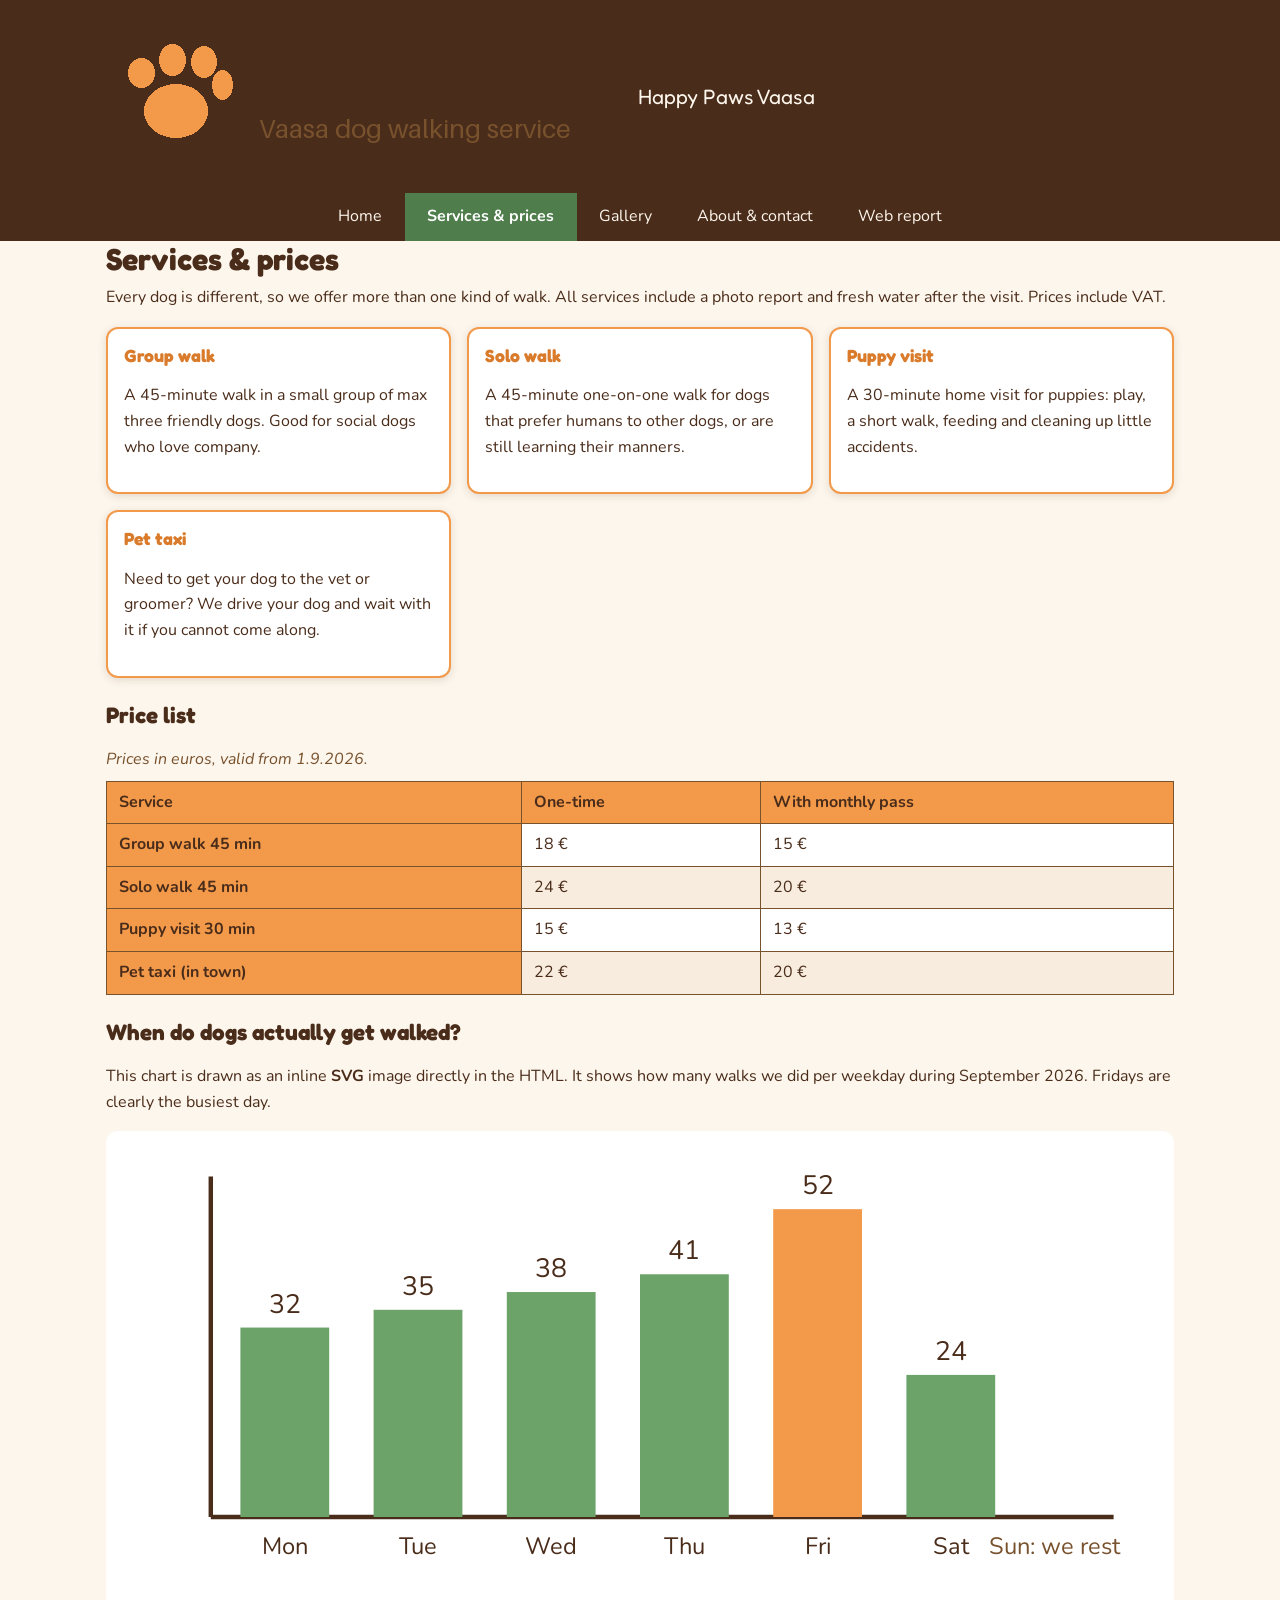
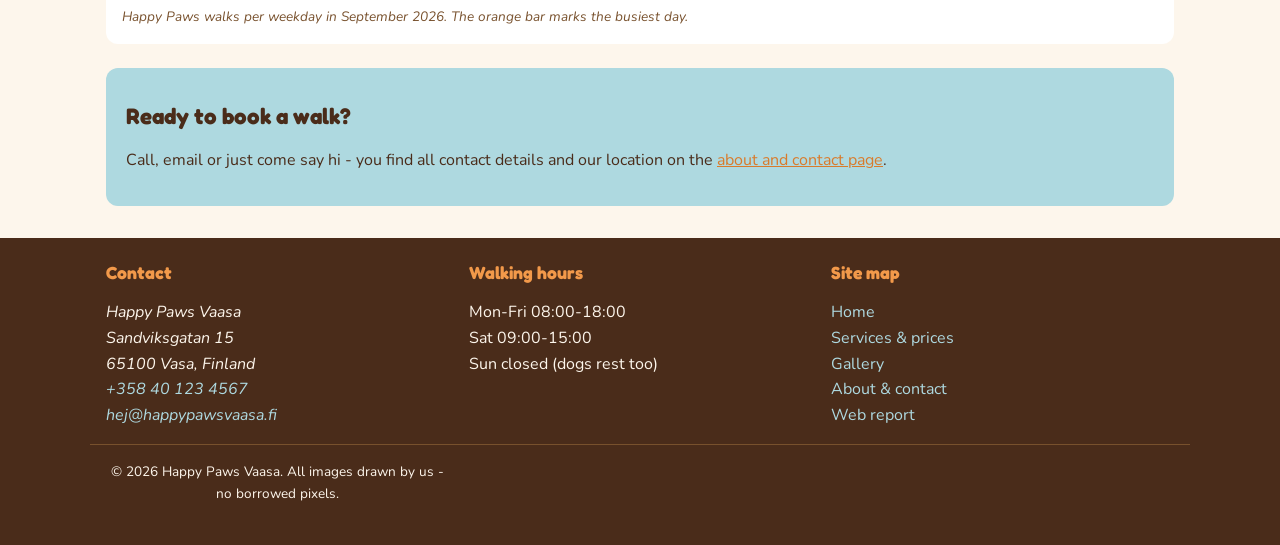
<file: services.html>
<!DOCTYPE html>
<html lang="en">
<head>
  <meta charset="utf-8">
  <meta name="viewport" content="width=device-width, initial-scale=1">
  <title>Services and prices - Happy Paws Vaasa</title>
  <meta name="description" content="Dog walking, puppy visits and pet taxi services in Vaasa with clear prices.">
  <link rel="icon" href="img/favicon.png" type="image/png">
  <link rel="preconnect" href="https://fonts.googleapis.com">
  <link rel="preconnect" href="https://fonts.gstatic.com" crossorigin>
  <link href="https://fonts.googleapis.com/css2?family=Fredoka:wght@400;600&family=Nunito:wght@400;700&display=swap" rel="stylesheet">
  <link rel="stylesheet" href="css/style.css">
</head>
<body>

  <header class="site-header">
    <div class="container">
      <a href="index.html" class="home-link">
        <img src="img/logo.png" alt="Happy Paws logo - an orange paw print" class="wag">
      </a>
      <p class="site-title"><a href="index.html">Happy Paws Vaasa</a></p>
    </div>
  </header>

  <nav class="main-nav" aria-label="Main menu">
    <label class="menu-button" for="menu-toggle">☰ Menu</label>
    <input type="checkbox" id="menu-toggle">
    <ul>
      <li><a href="index.html">Home</a></li>
      <li><a href="services.html" class="current">Services &amp; prices</a></li>
      <li><a href="gallery.html">Gallery</a></li>
      <li><a href="about.html">About &amp; contact</a></li>
      <li><a href="report.html">Web report</a></li>
    </ul>
  </nav>

  <main>
    <div class="container">

      <h1>Services &amp; prices</h1>
      <p>Every dog is different, so we offer more than one kind of walk. All services
         include a photo report and fresh water after the visit. Prices include VAT.</p>

      <div class="cards">
        <article class="card">
          <h3>Group walk</h3>
          <p>A 45-minute walk in a small group of max three friendly dogs.
             Good for social dogs who love company.</p>
        </article>
        <article class="card">
          <h3>Solo walk</h3>
          <p>A 45-minute one-on-one walk for dogs that prefer humans to other dogs,
             or are still learning their manners.</p>
        </article>
        <article class="card">
          <h3>Puppy visit</h3>
          <p>A 30-minute home visit for puppies: play, a short walk, feeding and
             cleaning up little accidents.</p>
        </article>
        <article class="card">
          <h3>Pet taxi</h3>
          <p>Need to get your dog to the vet or groomer? We drive your dog and
             wait with it if you cannot come along.</p>
        </article>
      </div>

      <h2>Price list</h2>
      <table>
        <caption>Prices in euros, valid from 1.9.2026.</caption>
        <thead>
          <tr>
            <th scope="col">Service</th>
            <th scope="col">One-time</th>
            <th scope="col">With monthly pass</th>
          </tr>
        </thead>
        <tbody>
          <tr>
            <th scope="row">Group walk 45 min</th>
            <td>18 &euro;</td>
            <td>15 &euro;</td>
          </tr>
          <tr>
            <th scope="row">Solo walk 45 min</th>
            <td>24 &euro;</td>
            <td>20 &euro;</td>
          </tr>
          <tr>
            <th scope="row">Puppy visit 30 min</th>
            <td>15 &euro;</td>
            <td>13 &euro;</td>
          </tr>
          <tr>
            <th scope="row">Pet taxi (in town)</th>
            <td>22 &euro;</td>
            <td>20 &euro;</td>
          </tr>
        </tbody>
      </table>

      <h2>When do dogs actually get walked?</h2>
      <p>This chart is drawn as an inline <strong>SVG</strong> image directly in the HTML.
         It shows how many walks we did per weekday during September 2026. Fridays are
         clearly the busiest day.</p>

      <figure class="chart">
        <svg viewBox="0 0 700 300" role="img" aria-label="Bar chart of walks per weekday: Monday 32, Tuesday 35, Wednesday 38, Thursday 41, Friday 52, Saturday 24, Sunday 0">
          <title>Walks per weekday, September 2026</title>
          <!-- axis -->
          <line x1="60" y1="250" x2="670" y2="250" stroke="#4a2c1a" stroke-width="3"></line>
          <line x1="60" y1="20" x2="60" y2="250" stroke="#4a2c1a" stroke-width="3"></line>
          <!-- bars: value * 4 px height, base y=250 -->
          <rect x="80"  y="122" width="60" height="128" fill="#6ba368"></rect>
          <rect x="170" y="110" width="60" height="140" fill="#6ba368"></rect>
          <rect x="260" y="98"  width="60" height="152" fill="#6ba368"></rect>
          <rect x="350" y="86"  width="60" height="164" fill="#6ba368"></rect>
          <rect x="440" y="42"  width="60" height="208" fill="#f2994a"></rect>
          <rect x="530" y="154" width="60" height="96"  fill="#6ba368"></rect>
          <!-- value labels -->
          <text x="110" y="112" text-anchor="middle" font-size="18" fill="#4a2c1a">32</text>
          <text x="200" y="100" text-anchor="middle" font-size="18" fill="#4a2c1a">35</text>
          <text x="290" y="88"  text-anchor="middle" font-size="18" fill="#4a2c1a">38</text>
          <text x="380" y="76"  text-anchor="middle" font-size="18" fill="#4a2c1a">41</text>
          <text x="470" y="32"  text-anchor="middle" font-size="18" fill="#4a2c1a">52</text>
          <text x="560" y="144" text-anchor="middle" font-size="18" fill="#4a2c1a">24</text>
          <!-- day labels -->
          <text x="110" y="275" text-anchor="middle" font-size="16" fill="#4a2c1a">Mon</text>
          <text x="200" y="275" text-anchor="middle" font-size="16" fill="#4a2c1a">Tue</text>
          <text x="290" y="275" text-anchor="middle" font-size="16" fill="#4a2c1a">Wed</text>
          <text x="380" y="275" text-anchor="middle" font-size="16" fill="#4a2c1a">Thu</text>
          <text x="470" y="275" text-anchor="middle" font-size="16" fill="#4a2c1a">Fri</text>
          <text x="560" y="275" text-anchor="middle" font-size="16" fill="#4a2c1a">Sat</text>
          <text x="630" y="275" text-anchor="middle" font-size="16" fill="#78512d">Sun: we rest</text>
        </svg>
        <figcaption>Happy Paws walks per weekday in September 2026. The orange bar marks the busiest day.</figcaption>
      </figure>

      <section class="callout">
        <h2>Ready to book a walk?</h2>
        <p>Call, email or just come say hi - you find all contact details and our
           location on the <a href="about.html">about and contact page</a>.</p>
      </section>

    </div>
  </main>

  <footer class="site-footer">
    <div class="container">
      <div>
        <h3>Contact</h3>
        <address>
          Happy Paws Vaasa<br>
          Sandviksgatan 15<br>
          65100 Vasa, Finland<br>
          <a href="tel:+358401234567">+358 40 123 4567</a><br>
          <a href="mailto:hej@happypawsvaasa.fi">hej@happypawsvaasa.fi</a>
        </address>
      </div>
      <div>
        <h3>Walking hours</h3>
        <ul>
          <li>Mon-Fri 08:00-18:00</li>
          <li>Sat 09:00-15:00</li>
          <li>Sun closed (dogs rest too)</li>
        </ul>
      </div>
      <div>
        <h3>Site map</h3>
        <ul>
          <li><a href="index.html">Home</a></li>
          <li><a href="services.html">Services &amp; prices</a></li>
          <li><a href="gallery.html">Gallery</a></li>
          <li><a href="about.html">About &amp; contact</a></li>
          <li><a href="report.html">Web report</a></li>
        </ul>
      </div>
    </div>
    <div class="container footer-note">
      <p>&copy; 2026 Happy Paws Vaasa. All images drawn by us - no borrowed pixels.</p>
    </div>
  </footer>

</body>
</html>
</file>
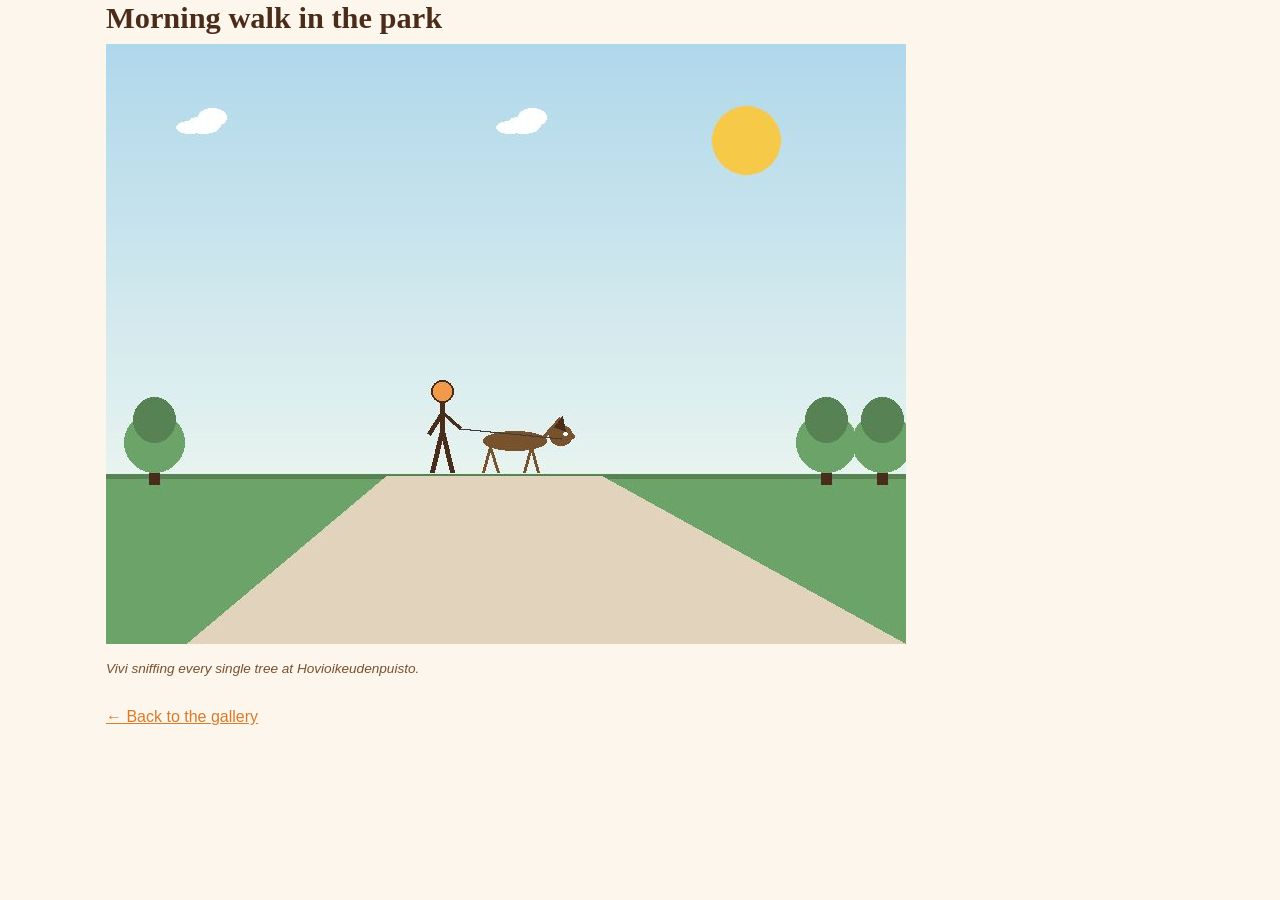
<file: big/g1.html>
<!DOCTYPE html>
<html lang="en">
<head>
  <meta charset="utf-8">
  <meta name="viewport" content="width=device-width, initial-scale=1">
  <title>Morning walk in the park - Happy Paws Vaasa gallery</title>
  <link rel="stylesheet" href="../css/style.css">
</head>
<body>
  <main>
    <div class="container">
      <h1>Morning walk in the park</h1>
      <figure>
        <img src="../img/g1.jpg" alt="Morning walk in the park - illustration of Anna and the dogs on a walk">
        <figcaption>Vivi sniffing every single tree at Hovioikeudenpuisto.</figcaption>
      </figure>
      <p><a href="../gallery.html">&#8592; Back to the gallery</a></p>
    </div>
  </main>
</body>
</html>
</file>
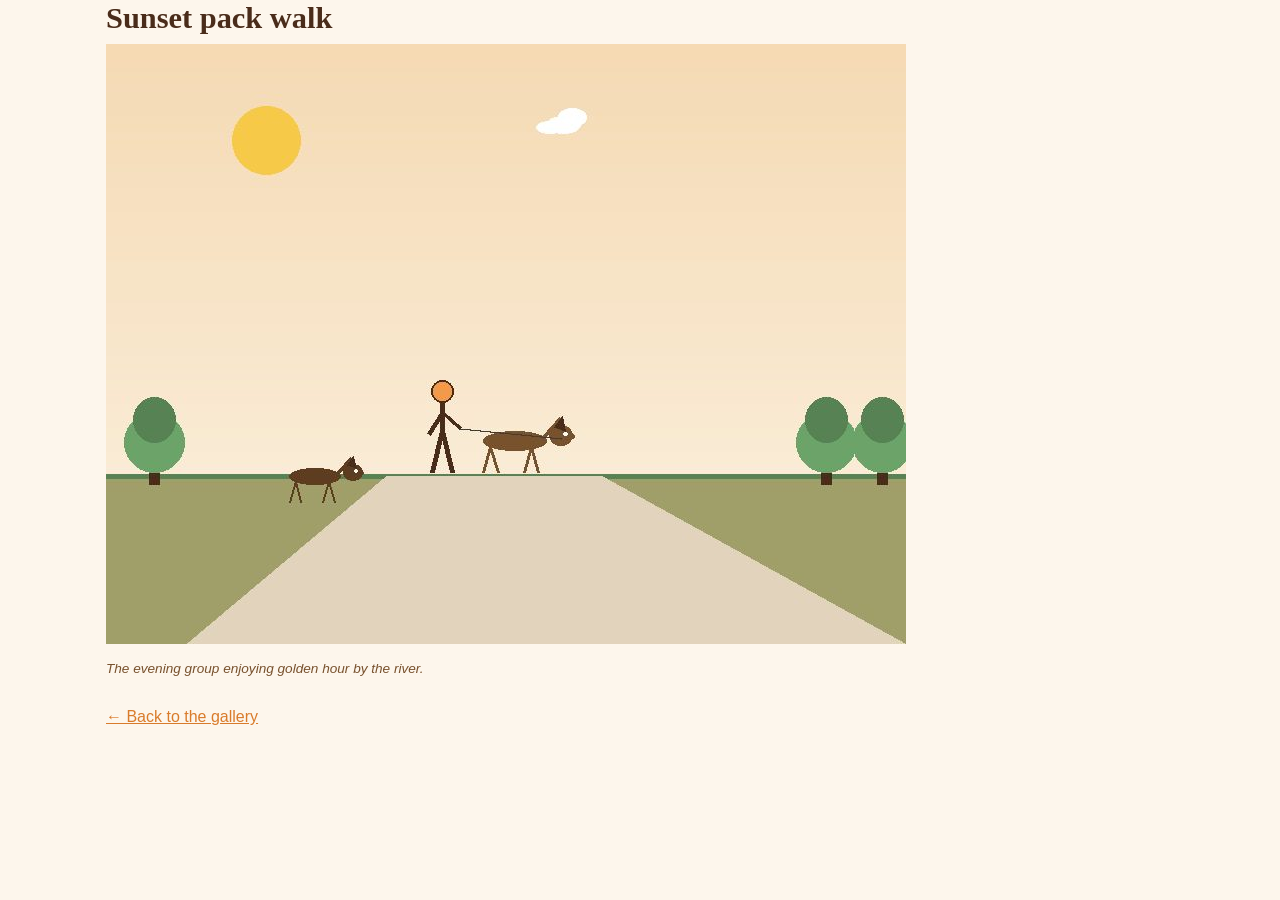
<file: big/g2.html>
<!DOCTYPE html>
<html lang="en">
<head>
  <meta charset="utf-8">
  <meta name="viewport" content="width=device-width, initial-scale=1">
  <title>Sunset pack walk - Happy Paws Vaasa gallery</title>
  <link rel="stylesheet" href="../css/style.css">
</head>
<body>
  <main>
    <div class="container">
      <h1>Sunset pack walk</h1>
      <figure>
        <img src="../img/g2.jpg" alt="Sunset pack walk - illustration of Anna and the dogs on a walk">
        <figcaption>The evening group enjoying golden hour by the river.</figcaption>
      </figure>
      <p><a href="../gallery.html">&#8592; Back to the gallery</a></p>
    </div>
  </main>
</body>
</html>
</file>
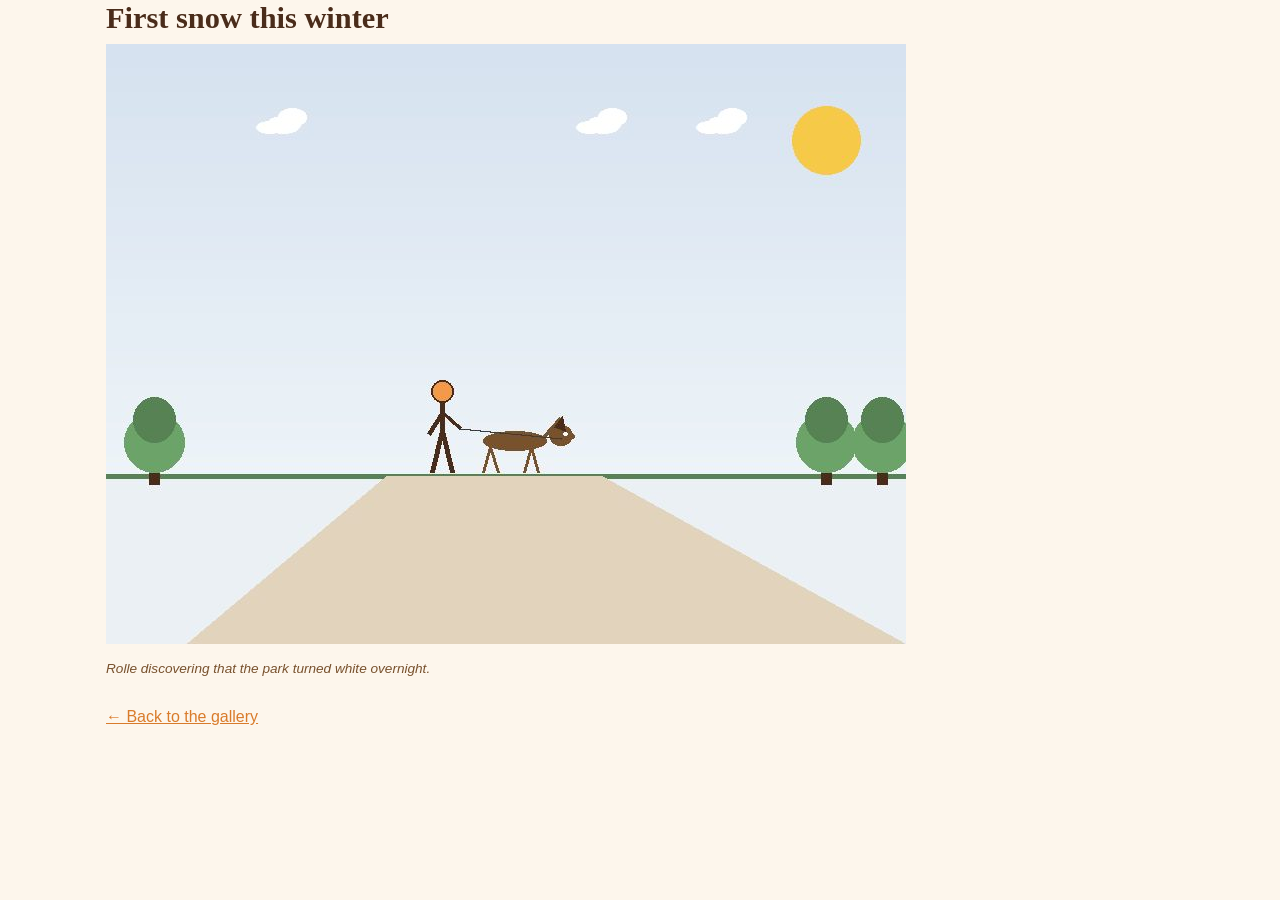
<file: big/g3.html>
<!DOCTYPE html>
<html lang="en">
<head>
  <meta charset="utf-8">
  <meta name="viewport" content="width=device-width, initial-scale=1">
  <title>First snow this winter - Happy Paws Vaasa gallery</title>
  <link rel="stylesheet" href="../css/style.css">
</head>
<body>
  <main>
    <div class="container">
      <h1>First snow this winter</h1>
      <figure>
        <img src="../img/g3.jpg" alt="First snow this winter - illustration of Anna and the dogs on a walk">
        <figcaption>Rolle discovering that the park turned white overnight.</figcaption>
      </figure>
      <p><a href="../gallery.html">&#8592; Back to the gallery</a></p>
    </div>
  </main>
</body>
</html>
</file>
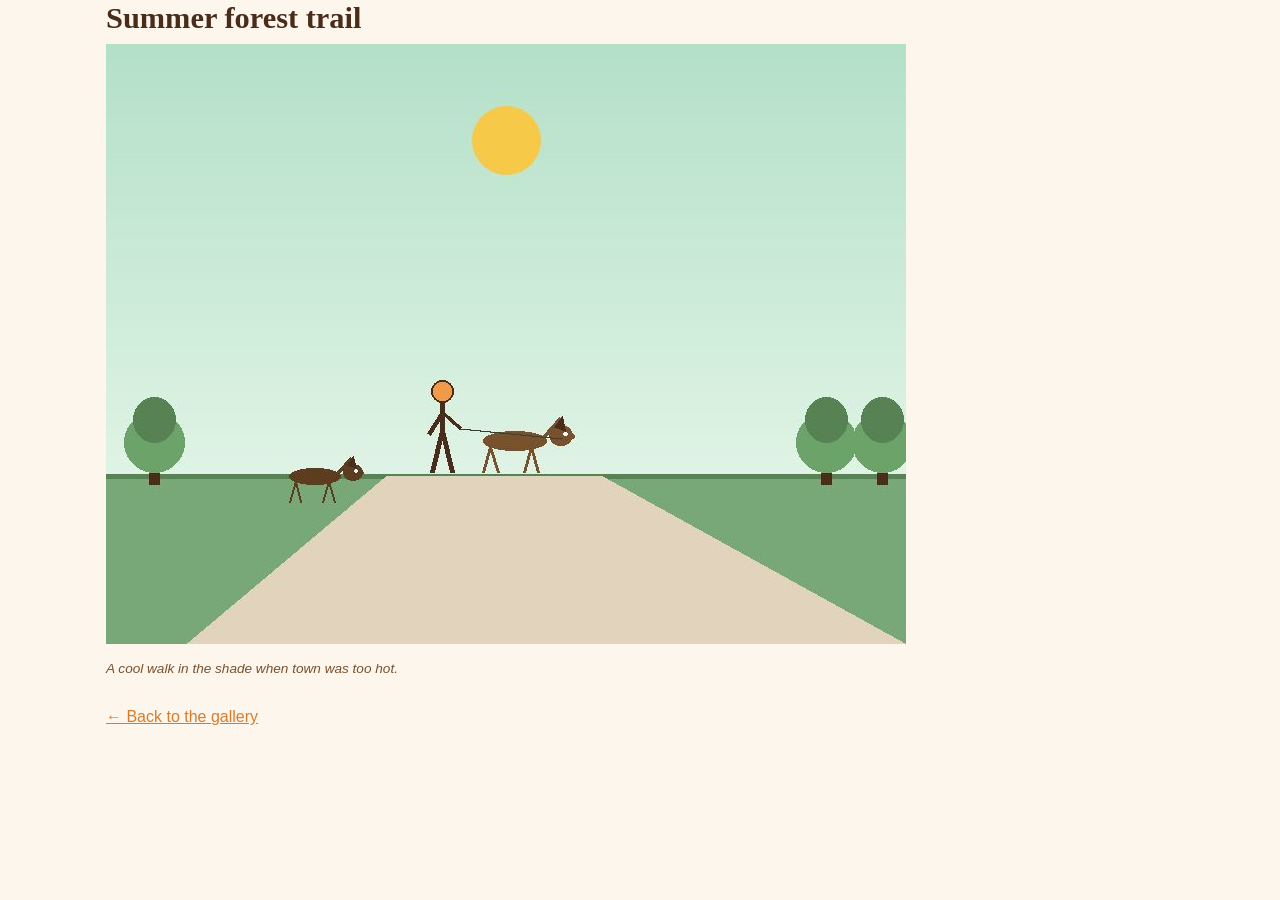
<file: big/g4.html>
<!DOCTYPE html>
<html lang="en">
<head>
  <meta charset="utf-8">
  <meta name="viewport" content="width=device-width, initial-scale=1">
  <title>Summer forest trail - Happy Paws Vaasa gallery</title>
  <link rel="stylesheet" href="../css/style.css">
</head>
<body>
  <main>
    <div class="container">
      <h1>Summer forest trail</h1>
      <figure>
        <img src="../img/g4.jpg" alt="Summer forest trail - illustration of Anna and the dogs on a walk">
        <figcaption>A cool walk in the shade when town was too hot.</figcaption>
      </figure>
      <p><a href="../gallery.html">&#8592; Back to the gallery</a></p>
    </div>
  </main>
</body>
</html>
</file>
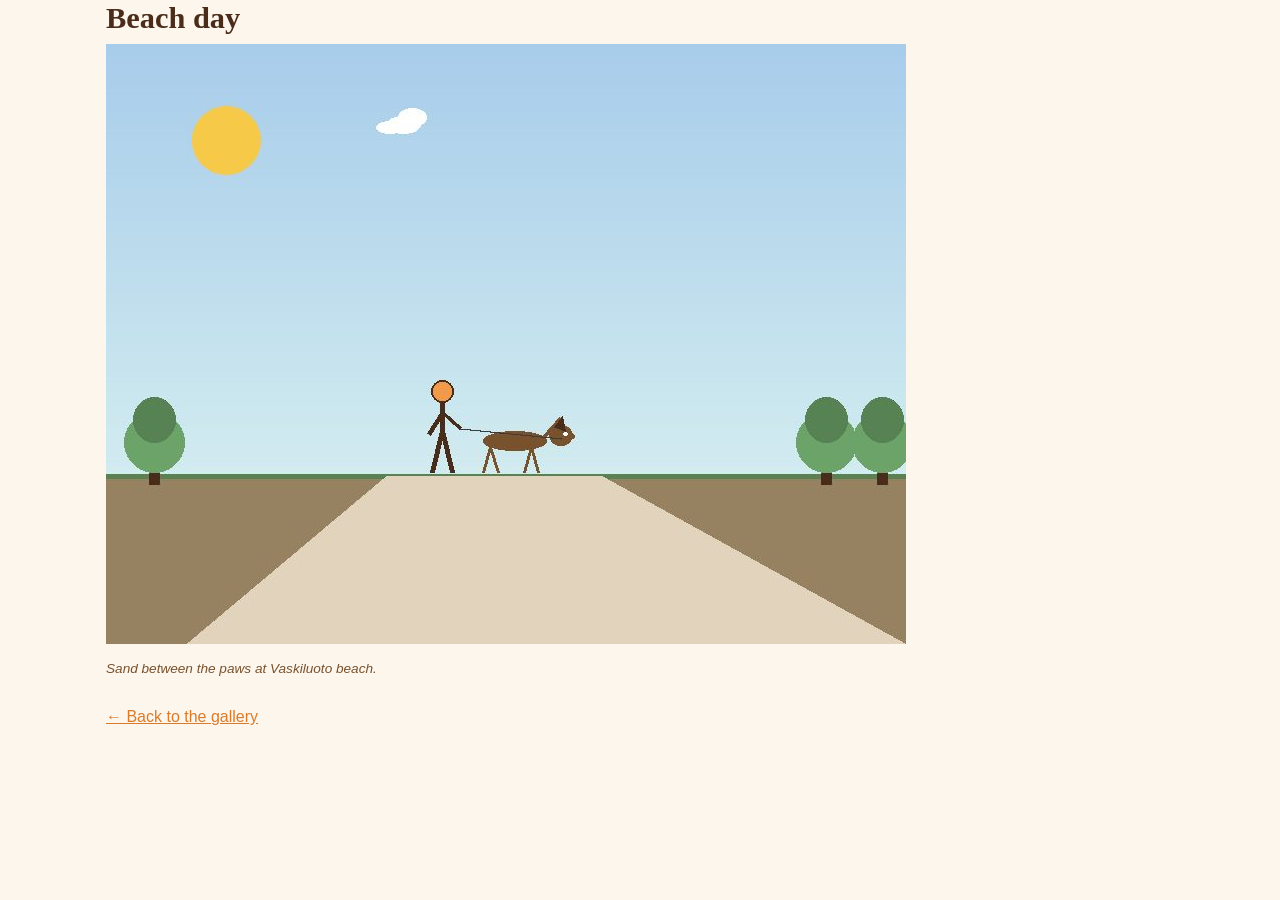
<file: big/g5.html>
<!DOCTYPE html>
<html lang="en">
<head>
  <meta charset="utf-8">
  <meta name="viewport" content="width=device-width, initial-scale=1">
  <title>Beach day - Happy Paws Vaasa gallery</title>
  <link rel="stylesheet" href="../css/style.css">
</head>
<body>
  <main>
    <div class="container">
      <h1>Beach day</h1>
      <figure>
        <img src="../img/g5.jpg" alt="Beach day - illustration of Anna and the dogs on a walk">
        <figcaption>Sand between the paws at Vaskiluoto beach.</figcaption>
      </figure>
      <p><a href="../gallery.html">&#8592; Back to the gallery</a></p>
    </div>
  </main>
</body>
</html>
</file>
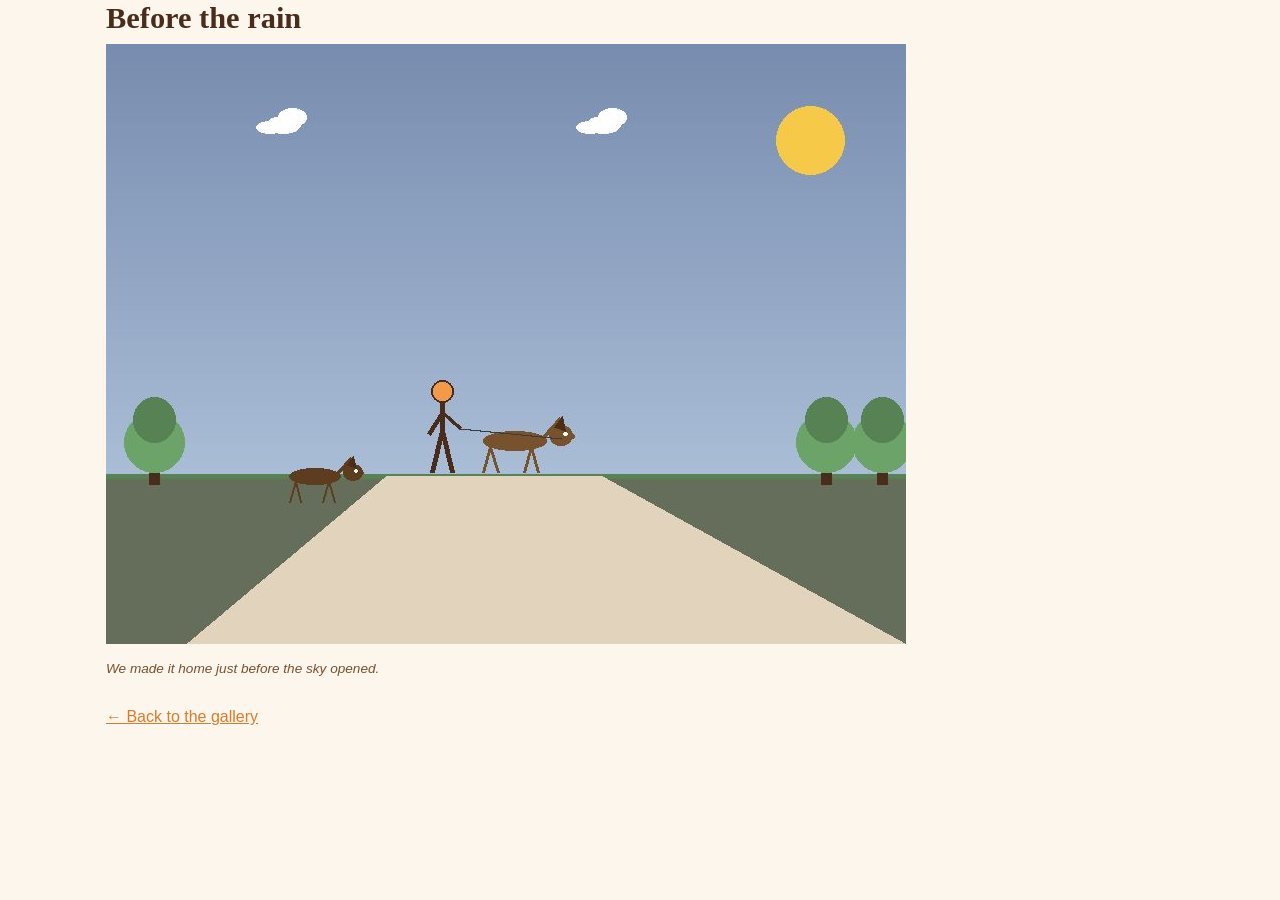
<file: big/g6.html>
<!DOCTYPE html>
<html lang="en">
<head>
  <meta charset="utf-8">
  <meta name="viewport" content="width=device-width, initial-scale=1">
  <title>Before the rain - Happy Paws Vaasa gallery</title>
  <link rel="stylesheet" href="../css/style.css">
</head>
<body>
  <main>
    <div class="container">
      <h1>Before the rain</h1>
      <figure>
        <img src="../img/g6.jpg" alt="Before the rain - illustration of Anna and the dogs on a walk">
        <figcaption>We made it home just before the sky opened.</figcaption>
      </figure>
      <p><a href="../gallery.html">&#8592; Back to the gallery</a></p>
    </div>
  </main>
</body>
</html>
</file>
<file: css/style.css>
/* ============================================================
   Happy Paws Vaasa - shared stylesheet
   Mobile first: base styles are for phones, then tablet (640px)
   and desktop (1024px). Grid + flexbox + float are all used.
   ============================================================ */

/* ---------- variables & base ---------- */
:root {
  --orange: #f2994a;
  --orange-dark: #d97b2b;
  --brown: #4a2c1a;
  --brown-soft: #78512d;
  --green: #6ba368;
  --green-dark: #4f7d4c;
  --cream: #fdf6ec;
  --sky: #aed9e0;
  --white: #ffffff;
  --shadow: 0 2px 8px rgba(74, 44, 26, 0.15);
}

* { box-sizing: border-box; }

body {
  margin: 0;
  font-family: "Nunito", "Trebuchet MS", sans-serif;
  font-size: 1rem;
  line-height: 1.6;
  color: var(--brown);
  background-color: var(--cream);
}

/* every page wraps its content so all pages share the same frame */
.container {
  width: 100%;
  max-width: 1100px;
  margin: 0 auto;
  padding: 0 1rem;
}

h1, h2, h3 {
  font-family: "Fredoka", "Comic Sans MS", cursive;
  line-height: 1.2;
  color: var(--brown);
}

h1 { font-size: 1.9rem; margin: 0 0 0.5rem; }
h2 { font-size: 1.4rem; }
h3 { font-size: 1.1rem; }

p { margin: 0 0 1rem; }

img { max-width: 100%; height: auto; }

/* ---------- links (pseudo-classes) ---------- */
a {
  color: var(--orange-dark);
  text-decoration: underline;
}
a:hover { color: var(--brown); text-decoration: none; }
a:active { color: var(--green-dark); }
a:focus { outline: 3px dashed var(--orange); outline-offset: 2px; }
a:visited { color: var(--brown-soft); }

/* ---------- header ---------- */
.site-header {
  background-color: var(--brown);
  color: var(--cream);
}
.site-header .container {
  display: flex;               /* flexbox: logo left, title right */
  flex-wrap: wrap;
  align-items: center;
  gap: 0.75rem;
  padding-top: 0.75rem;
  padding-bottom: 0.75rem;
}
.site-header a.home-link {
  display: inline-block;
  text-decoration: none;
}
.site-header .site-title {
  font-family: "Fredoka", cursive;
  font-size: 1.3rem;
  margin: 0;
}
.site-header .site-title a { color: var(--cream); text-decoration: none; }
.site-header .site-title a:hover { color: var(--orange); }

/* ---------- navigation: CSS-only hamburger (checkbox hack) ---------- */
.main-nav label.menu-button {
  display: block;
  cursor: pointer;
  text-align: center;
  background-color: var(--orange);
  color: var(--brown);
  font-weight: bold;
  padding: 0.5rem;
  border-radius: 8px;
}
.main-nav input#menu-toggle { display: none; }
.main-nav ul {
  list-style: none;
  margin: 0;
  padding: 0;
  display: none;               /* hidden on small screens until checked */
}
.main-nav input#menu-toggle:checked + ul { display: block; }
.main-nav li { border-bottom: 1px solid var(--brown-soft); }
.main-nav li:last-child { border-bottom: none; }
.main-nav a {
  display: block;
  padding: 0.7rem 1rem;
  color: var(--cream);
  text-decoration: none;
}
.main-nav a:hover { background-color: var(--orange); color: var(--brown); }
.main-nav a:visited { color: var(--cream); }
.main-nav a:visited:hover { color: var(--brown); }
.main-nav a.current {
  background-color: var(--green-dark);
  color: var(--white);
  font-weight: bold;
}

/* ---------- hero ---------- */
.hero { position: relative; }
.hero picture img {
  display: block;
  width: 100%;
}
.hero .hero-text {
  padding: 1rem 0;
}
.hero .hero-text h1 { margin-bottom: 0.25rem; }

/* animated paw badge: keyframes with several steps (0-25-50-75-100) */
.paw-badge {
  width: 64px;
  animation: bounce 2.5s ease-in-out infinite;
}
@keyframes bounce {
  0%   { transform: translateY(0) rotate(0deg); }
  25%  { transform: translateY(-14px) rotate(-12deg); }
  50%  { transform: translateY(0) rotate(0deg); }
  75%  { transform: translateY(-7px) rotate(10deg); }
  100% { transform: translateY(0) rotate(0deg); }
}

/* soft entrance animation for hero heading */
.hero h1 {
  animation: fadeSlide 1.6s ease-out 1 both;
}
@keyframes fadeSlide {
  0%   { opacity: 0; transform: translateY(18px); }
  60%  { opacity: 0.8; transform: translateY(-4px); }
  100% { opacity: 1; transform: translateY(0); }
}

/* wagging logo in the footer (transform-origin keeps the pivot left) */
.wag { animation: wag 3s ease-in-out infinite; transform-origin: left center; }
@keyframes wag {
  0%   { transform: rotate(0deg); }
  20%  { transform: rotate(-6deg); }
  40%  { transform: rotate(5deg); }
  60%  { transform: rotate(-3deg); }
  80%  { transform: rotate(2deg); }
  100% { transform: rotate(0deg); }
}

/* ---------- cards / grids ---------- */
.cards {
  display: grid;               /* CSS grid: 1 column on phones */
  grid-template-columns: 1fr;
  gap: 1rem;
  margin: 0 0 1.5rem;
  padding: 0;
}
.card {
  background-color: var(--white);
  border: 2px solid var(--orange);
  border-radius: 12px;
  padding: 1rem;
  box-shadow: var(--shadow);
  transition: transform 0.2s ease;
}
.card:hover { transform: translateY(-4px); }
.card h3 { margin-top: 0; color: var(--orange-dark); }

/* ---------- figures ---------- */
figure { margin: 0 0 1.5rem; }
figcaption {
  font-size: 0.85rem;
  font-style: italic;
  color: var(--brown-soft);
  padding-top: 0.4rem;
}

/* ---------- tables ---------- */
table {
  border-collapse: collapse;
  width: 100%;
  background-color: var(--white);
  margin-bottom: 1.5rem;
}
caption {
  text-align: left;
  font-style: italic;
  padding-bottom: 0.5rem;
  color: var(--brown-soft);
}
th, td {
  border: 1px solid var(--brown-soft);
  padding: 0.5rem 0.75rem;
  text-align: left;
}
th { background-color: var(--orange); color: var(--brown); }
tbody tr:nth-child(even) { background-color: #f7ecdd; }

/* ---------- gallery (iframe) ---------- */
.gallery-frame {
  width: 100%;
  height: 430px;
  border: 3px solid var(--brown);
  border-radius: 12px;
  background-color: var(--white);
}
.thumbs {
  display: flex;               /* flexbox: thumbnails wrap on small screens */
  flex-wrap: wrap;
  gap: 0.6rem;
  justify-content: center;
  padding: 0;
  margin: 0 0 1.5rem;
  list-style: none;
}
.thumbs a {
  border: 3px solid transparent;
  border-radius: 8px;
  padding: 0;
  line-height: 0;
}
.thumbs a:hover { border-color: var(--orange); }
.thumbs img {
  width: 160px;
  height: 120px;
  border-radius: 6px;
}

/* ---------- video, audio, map ---------- */
video, audio { width: 100%; }
video { border-radius: 12px; border: 3px solid var(--brown); }
.map-frame {
  width: 100%;
  height: 350px;
  border: 3px solid var(--green-dark);
  border-radius: 12px;
}

/* ---------- SVG chart ---------- */
.chart { background-color: var(--white); border-radius: 12px; padding: 1rem; }

/* ---------- report page extras ---------- */
.report-section {
  background-color: var(--white);
  border-left: 6px solid var(--green);
  border-radius: 8px;
  padding: 1rem 1.25rem;
  margin-bottom: 1.5rem;
}
.sitemap { width: 100%; height: auto; }

/* float: portrait photo floats inside the text on wider screens */
.float-img { margin: 0 0 1rem; }
.about-photo {
  border: 3px solid var(--orange);
  border-radius: 12px;
}

/* callout box */
.callout {
  background-color: var(--sky);
  border-radius: 12px;
  padding: 1rem 1.25rem;
  margin-bottom: 1.5rem;
}

/* ---------- footer ---------- */
.site-footer {
  background-color: var(--brown);
  color: var(--cream);
  margin-top: 2rem;
  padding: 1.5rem 0;
}
.site-footer .container {
  display: grid;
  grid-template-columns: 1fr;
  gap: 1.25rem;
}
.site-footer h3 { color: var(--orange); margin-top: 0; }
.site-footer ul { list-style: none; margin: 0; padding: 0; }
.site-footer a { color: var(--sky); text-decoration: none; }
.site-footer a:hover { color: var(--orange); text-decoration: underline; }
.footer-note {
  border-top: 1px solid var(--brown-soft);
  margin-top: 1rem;
  padding-top: 1rem;
  font-size: 0.85rem;
  text-align: center;
}

/* paw button (image used as a link) */
.paw-button img {
  width: 56px;
  transition: transform 0.2s ease;
}
.paw-button:hover img { transform: scale(1.2) rotate(-10deg); }

/* ============================================================
   TABLET: two column cards, two column footer, floated photo
   ============================================================ */
@media (min-width: 640px) {
  .cards { grid-template-columns: repeat(2, 1fr); }
  .site-footer .container { grid-template-columns: repeat(2, 1fr); }

  /* float layout: about photo sits on the left, text wraps around it */
  .float-img {
    float: left;
    width: 260px;
    margin: 0 1.25rem 0.5rem 0;
  }
  .float-img .about-photo { width: 100%; }

  .hero .hero-text { padding: 1.25rem 0; }
}

/* ============================================================
   DESKTOP: three column cards, horizontal menu, three footer
   columns. Site is capped at 1100px so it stays readable on
   4K/8K screens (see the report page for the reasoning).
   ============================================================ */
@media (min-width: 1024px) {
  .cards { grid-template-columns: repeat(3, 1fr); }
  .site-footer .container { grid-template-columns: repeat(3, 1fr); }

  /* the checkbox menu becomes a normal horizontal bar */
  .main-nav label.menu-button { display: none; }
  .main-nav ul {
    display: flex;
    flex-direction: row;
    justify-content: center;
    background-color: var(--brown);
  }
  .main-nav li { border-bottom: none; }
  .main-nav a { padding: 0.7rem 1.4rem; }

  .float-img { width: 320px; }
}
</file>
